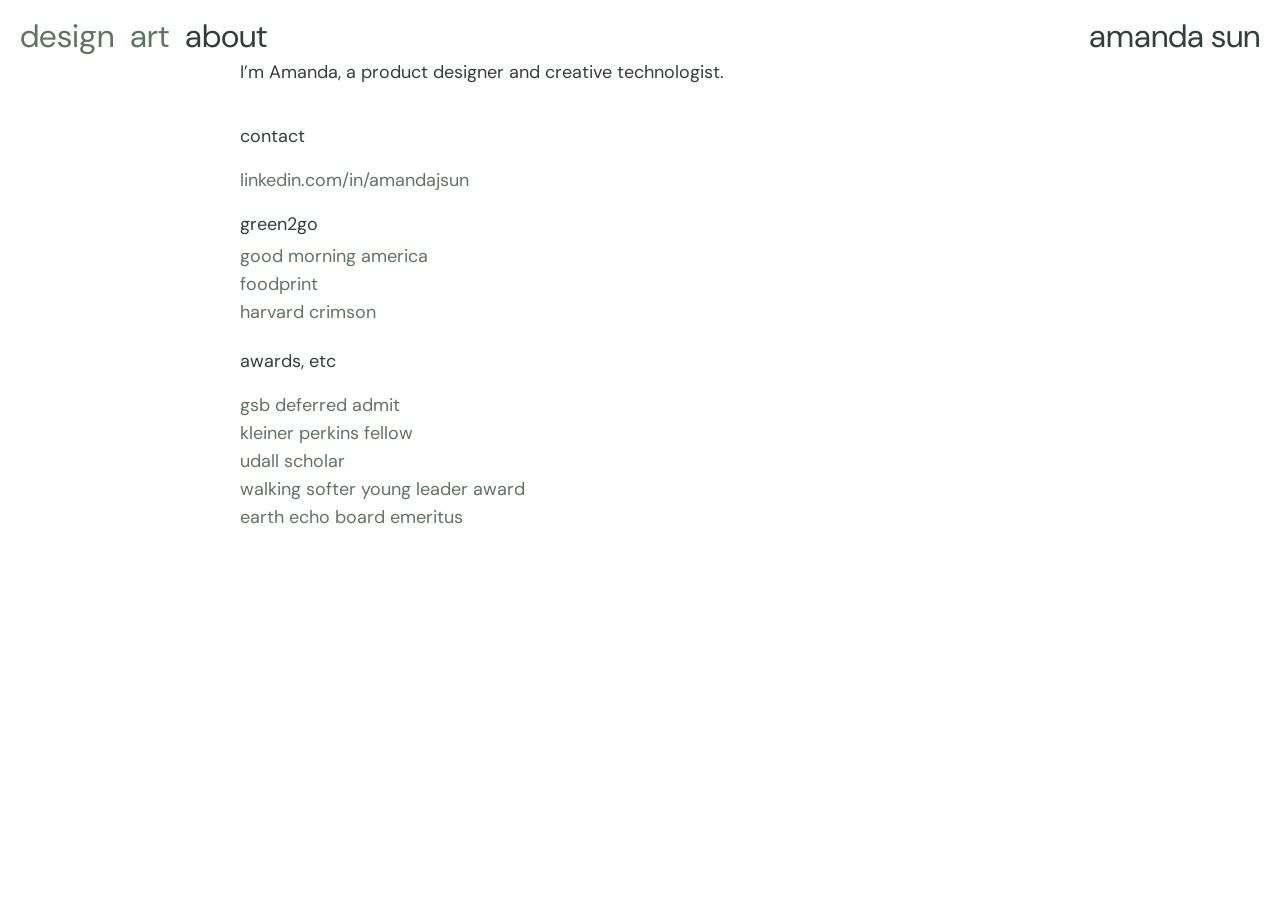
<file: climatepress/index.html>
<!DOCTYPE html>
<html lang="en">
<head>
    <meta charset="UTF-8">
    <title>amanda sun</title>
    <!-- Old Squarespace address: forwards to the page that replaced it -->
    <meta http-equiv="refresh" content="0; url=../links.html">
    <link rel="canonical" href="../links.html">
</head>
<body>
    <a href="../links.html">This page has moved.</a>
</body>
</html>
</file>
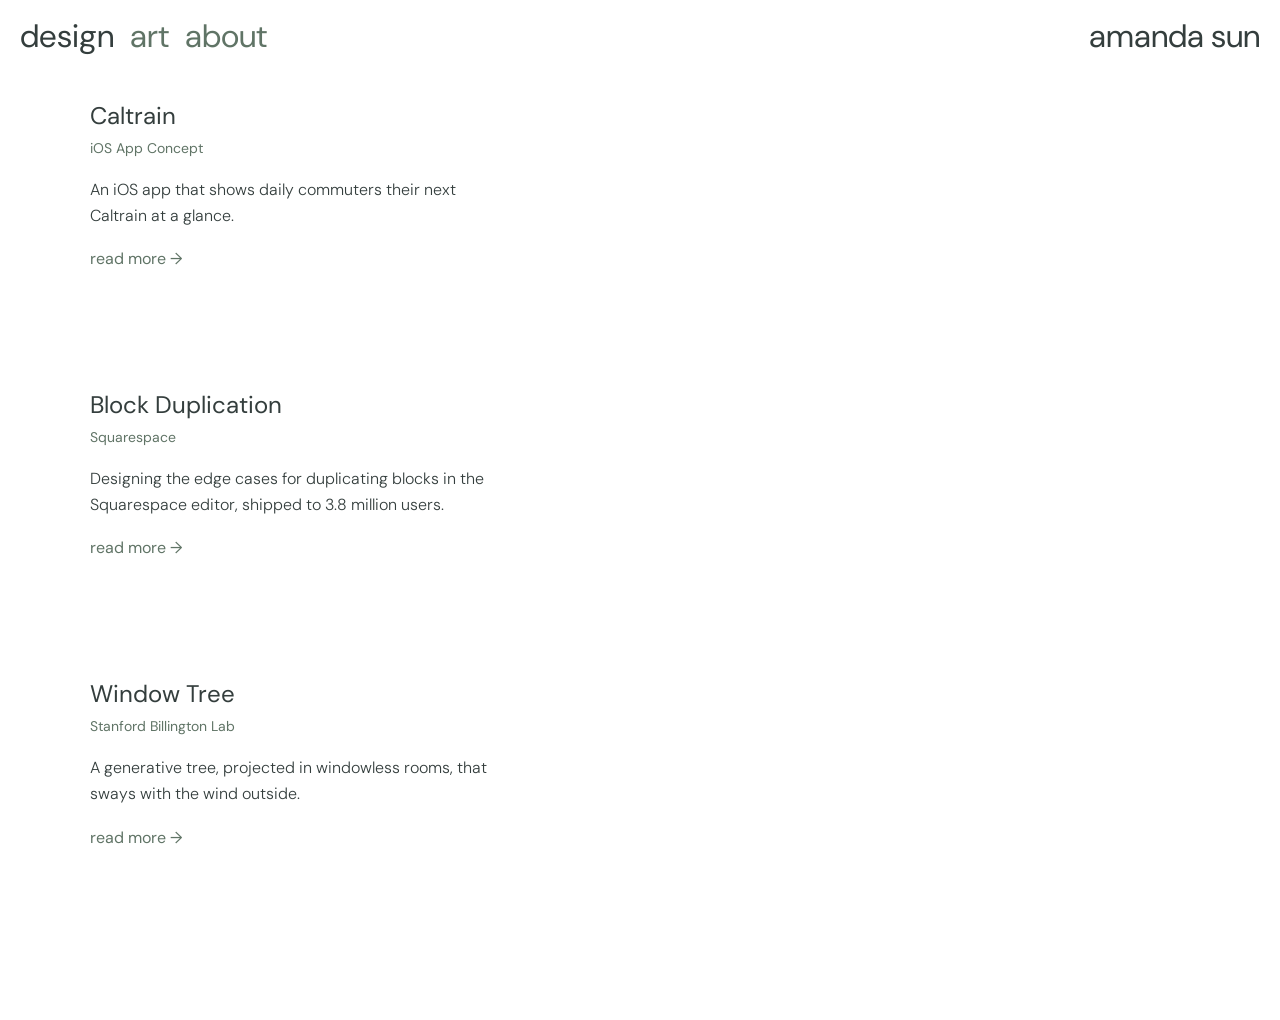
<file: code/index.html>
<!DOCTYPE html>
<html lang="en">
<head>
    <meta charset="UTF-8">
    <title>amanda sun</title>
    <!-- Old Squarespace address: forwards to the page that replaced it -->
    <meta http-equiv="refresh" content="0; url=../ux.html">
    <link rel="canonical" href="../ux.html">
</head>
<body>
    <a href="../ux.html">This page has moved.</a>
</body>
</html>
</file>
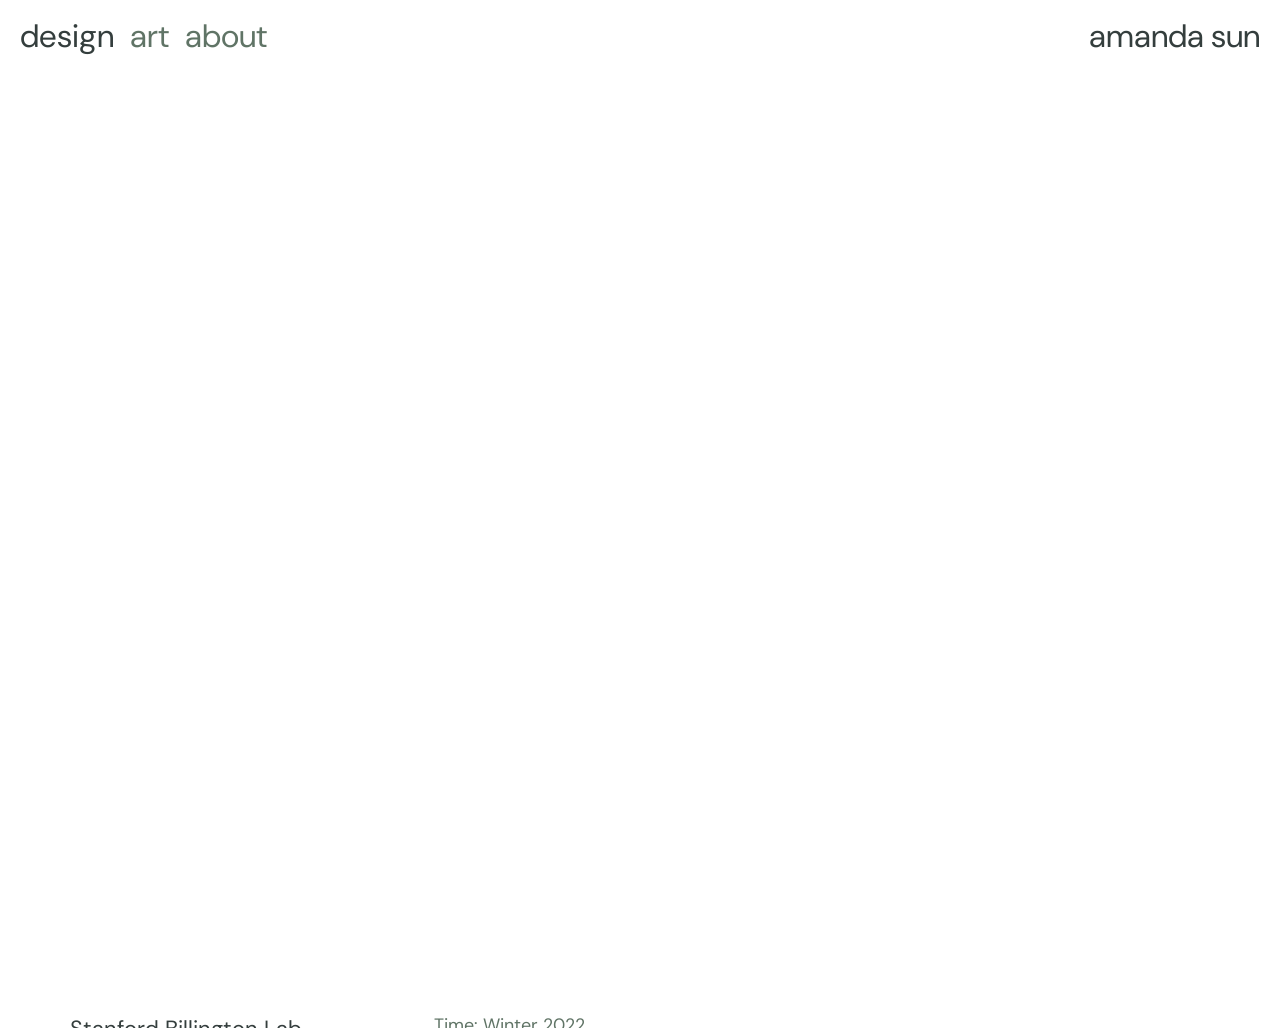
<file: code/billington/index.html>
<!DOCTYPE html>
<html lang="en">
<head>
    <meta charset="UTF-8">
    <title>amanda sun</title>
    <!-- Old Squarespace address: forwards to the page that replaced it -->
    <meta http-equiv="refresh" content="0; url=../../billington.html">
    <link rel="canonical" href="../../billington.html">
</head>
<body>
    <a href="../../billington.html">This page has moved.</a>
</body>
</html>
</file>
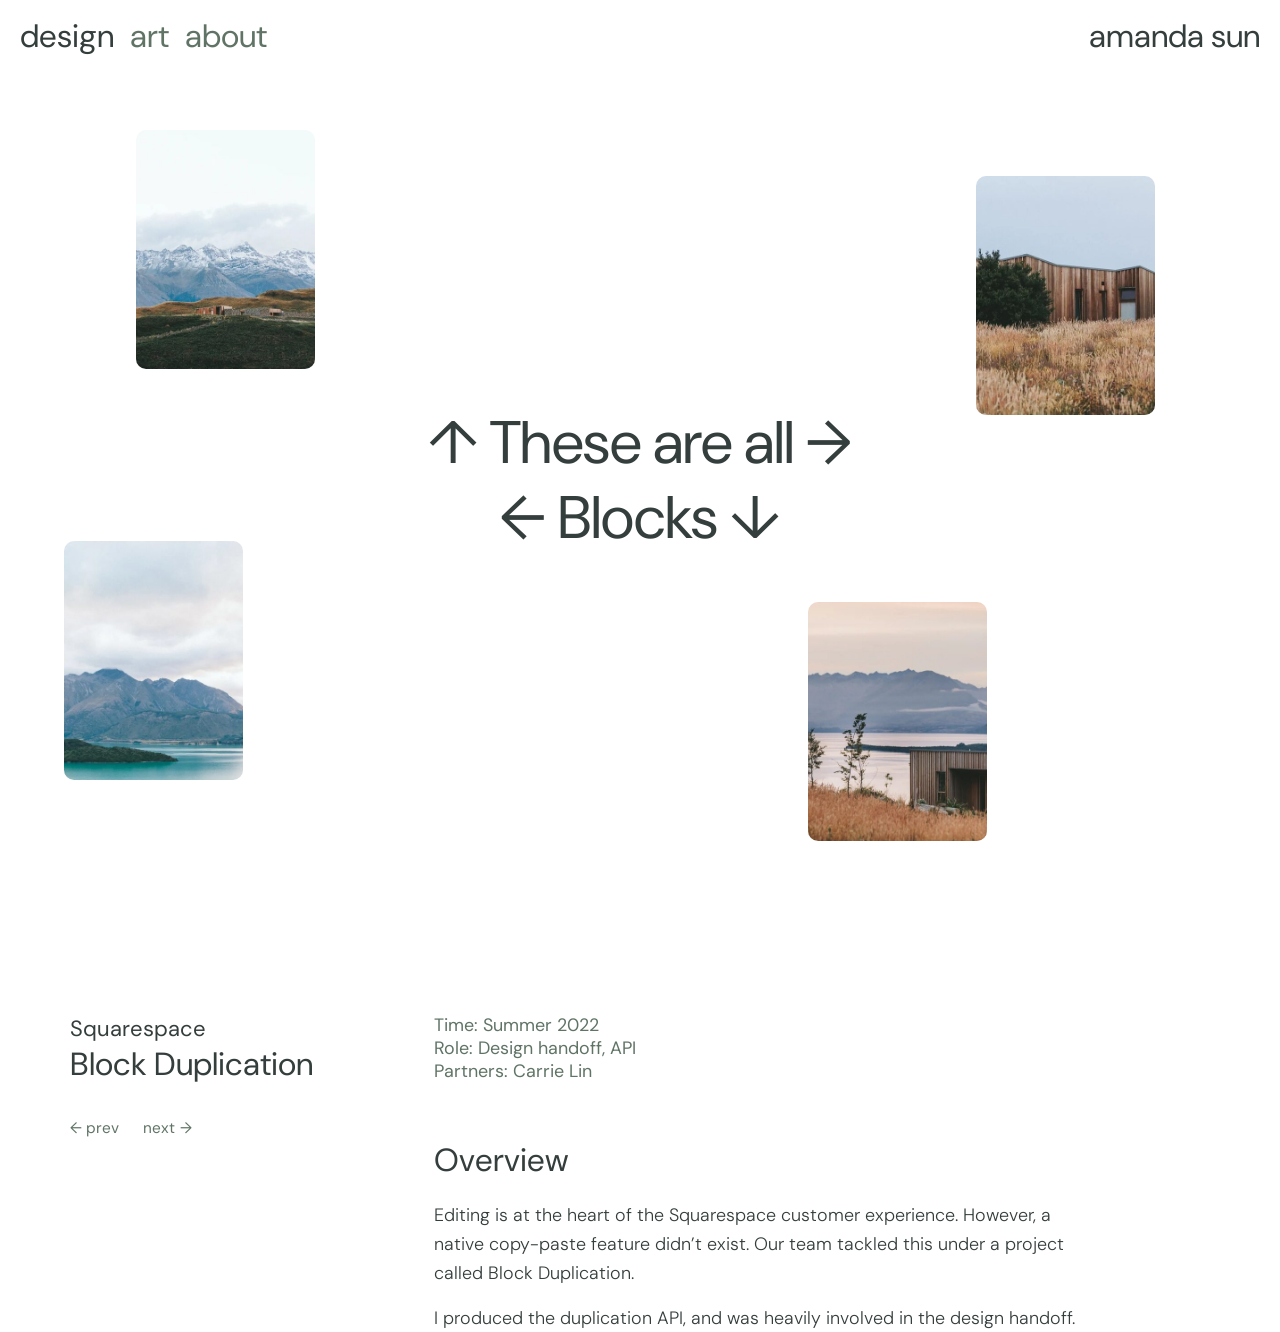
<file: code/squarespace/index.html>
<!DOCTYPE html>
<html lang="en">
<head>
    <meta charset="UTF-8">
    <title>amanda sun</title>
    <!-- Old Squarespace address: forwards to the page that replaced it -->
    <meta http-equiv="refresh" content="0; url=../../squarespace.html">
    <link rel="canonical" href="../../squarespace.html">
</head>
<body>
    <a href="../../squarespace.html">This page has moved.</a>
</body>
</html>
</file>
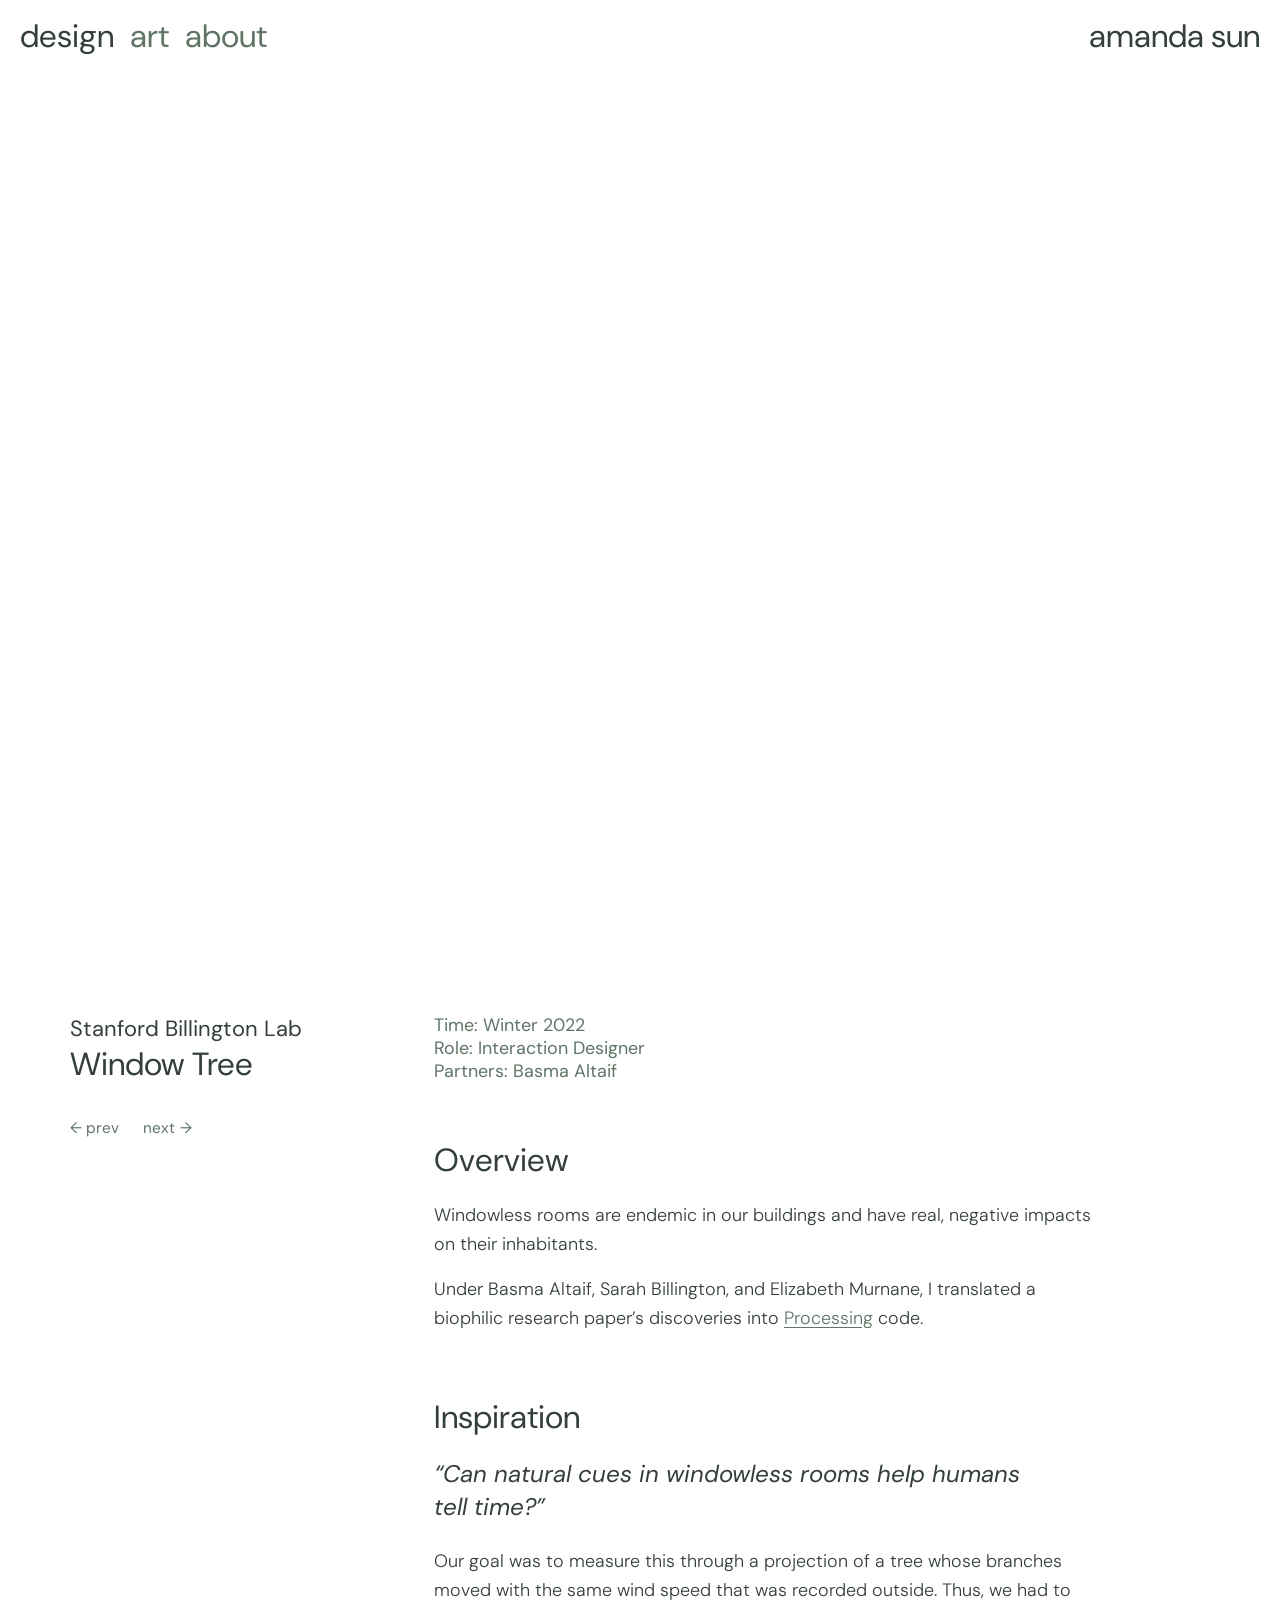
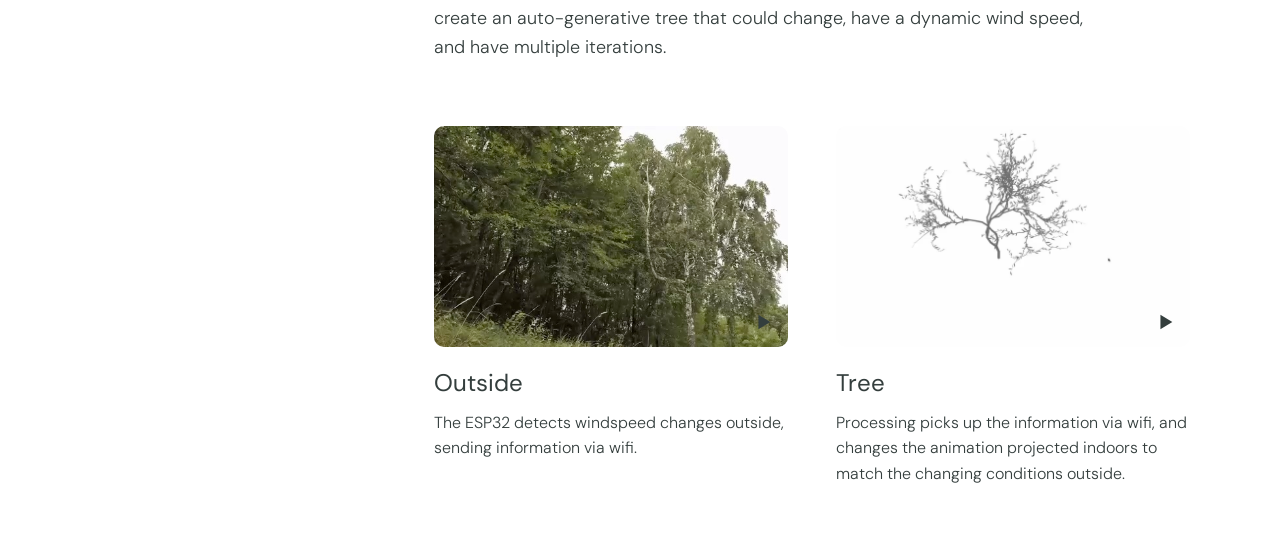
<file: billington.html>
<!DOCTYPE html>
<html lang="en">
<head>
    <meta charset="UTF-8">
    <meta name="viewport" content="width=device-width, initial-scale=1.0">
    <title>Window Tree — amanda sun</title>
    <meta name="description" content="A generative tree, projected in windowless rooms, that sways with the wind outside.">
    <link rel="canonical" href="https://byamandasun.com/billington.html">
    <link rel="icon" href="favicon.svg" type="image/svg+xml">
    <link rel="apple-touch-icon" href="apple-touch-icon.png">
    <!-- Sharing preview -->
    <meta property="og:type" content="website">
    <meta property="og:site_name" content="amanda sun">
    <meta property="og:title" content="Window Tree — Amanda Sun">
    <meta property="og:description" content="A generative tree, projected in windowless rooms, that sways with the wind outside.">
    <meta property="og:url" content="https://byamandasun.com/billington.html">
    <meta property="og:image" content="https://byamandasun.com/imgs/share/window-tree.jpg">
    <meta property="og:image:width" content="1200">
    <meta property="og:image:height" content="630">
    <meta name="twitter:card" content="summary_large_image">
    <link rel="preconnect" href="https://fonts.googleapis.com">
    <link rel="preconnect" href="https://fonts.gstatic.com" crossorigin>
    <link href="https://fonts.googleapis.com/css2?family=DM+Sans:ital,opsz,wght@0,9..40,100..1000;1,9..40,100..1000&display=swap" rel="stylesheet">
    <link rel="stylesheet" href="styles.css">
    <link rel="stylesheet" href="project.css">
    <script src="site.js" defer></script>
    <script src="project.js" defer></script>
    <style>
        /* Opening: the tree grows first, in the shared opening box (project.css).
           It stays pinned while the page scrolls up over it, fading
           (--fade, set by the script below) so the text on top stays readable */
        .tree-opening {
            position: sticky;
            top: 100px;
            z-index: 0;
            opacity: var(--fade, 1);
            pointer-events: none;
        }

        /* The video's background is slightly off white, so its edges fade out
           to hide the box */
        .opening-tree {
            height: 100%;
            max-width: 100%;
            aspect-ratio: 980 / 900;
            object-fit: contain;
            mask-image:
                linear-gradient(to right, transparent, black 6%, black 94%, transparent),
                linear-gradient(to bottom, transparent, black 6%, black 94%, transparent);
            mask-composite: intersect;
        }

        .tree-scroll > .project-layout {
            position: relative;
            z-index: 1;
        }

        /* First thing beside the title, so it starts level with it */
        .tree-intro > .details {
            margin-top: 0;
        }

        /* Real trees on the left, the generated tree on the right */
        .steps {
            list-style: none;
            display: grid;
            grid-template-columns: 1fr 1fr;
            gap: 48px;
            align-items: start;
        }

        .step {
            & video {
                aspect-ratio: 16 / 10;
                object-fit: cover;
            }

            & .clip {
                margin-bottom: 20px;
            }
        }

        .step-name {
            font-size: clamp(16px, 2vw, 24px);
            margin-bottom: 12px;
        }

        .step-description {
            font-size: clamp(13px, 1.3vw, 16px);
            font-weight: 300;
            line-height: 1.6;
            text-wrap: pretty;
        }

        @media (max-width: 768px) {
            .steps { grid-template-columns: 1fr; gap: 56px; }
        }
    </style>
</head>
<body>
    <a class="skip-link" href="#main">skip to content</a>

    <!-- Navigation Pane -->
    <nav id="nav-pane" aria-label="pages">
        <a href="ux.html" class="nav-item active" data-key="2" aria-keyshortcuts="2">design</a>
        <a href="canvas.html" class="nav-item" data-key="3" aria-keyshortcuts="3">art</a>
        <a href="links.html" class="nav-item" data-key="4" aria-keyshortcuts="4">about</a>
    </nav>

    <!-- Signature -->
    <div id="signature"><a href="wind.html" class="nav-item" data-key="1" aria-label="amanda sun: home" aria-keyshortcuts="1">amanda sun</a></div>

    <main id="main" tabindex="-1">
        <div class="tree-scroll">
        <div class="tree-opening project-opening container">
            <!-- Loops like a GIF: no pause button (click still pauses) -->
            <video class="opening-tree" src="imgs/billington/tree-growing.mp4" autoplay loop muted playsinline data-no-pause-button
                   aria-label="a generative tree growing branches and leaves, then swaying"></video>
        </div>

        <div class="project-layout">
        <header class="hero project-rail">
            <p class="dateline">Stanford Billington Lab</p>
            <h1>Window Tree</h1>
            <div class="project-links">
                <a class="text-link prev-link" href="squarespace.html" aria-label="previous project"><span><span class="prev-arrow">←</span> prev</span></a>
                <a class="text-link next-link" href="caltrain.html" aria-label="next project"><span>next</span> <span>→</span></a>
            </div>
        </header>

        <div class="project-body">
        <div class="tree-intro">
            <dl class="details">
                <div>
                    <dt>Time:</dt>
                    <dd>Winter 2022</dd>
                </div>
                <div>
                    <dt>Role:</dt>
                    <dd>Interaction Designer</dd>
                </div>
                <div>
                    <dt>Partners:</dt>
                    <dd>Basma Altaif</dd>
                </div>
            </dl>
            <section class="prose">
                <h2>Overview</h2>
                <p>Windowless rooms are endemic in our buildings and have real, negative impacts on their inhabitants.</p>
                <p>Under Basma Altaif, Sarah Billington, and Elizabeth Murnane, I translated a biophilic research paper’s discoveries into <a class="text-link" href="https://processing.org" target="_blank">Processing<span class="visually-hidden"> (opens in a new tab)</span></a> code.</p>
            </section>

        <section class="prose">
            <h2>Inspiration</h2>
            <blockquote class="quote">“Can natural cues in windowless rooms help humans tell time?”</blockquote>
            <p>Our goal was to measure this through a projection of a tree whose branches moved with the same wind speed that was recorded outside. Thus, we had to create an auto-generative tree that could change, have a dynamic wind speed, and have multiple iterations.</p>
        </section>
        </div>

        <ol class="steps">
            <li class="step">
                <video src="imgs/billington/outside-trees.mp4" poster="imgs/billington/outside-trees-poster.jpg" loop muted playsinline preload="metadata" data-no-pause-button data-hover-play
                       aria-label="trees outside moving in the wind"></video>
                <h2 class="step-name">Outside</h2>
                <p class="step-description">The ESP32 detects windspeed changes outside, sending information via wifi.</p>
            </li>
            <li class="step">
                <video src="imgs/billington/tree-wind.mp4" poster="imgs/billington/tree-wind-poster.jpg" loop muted playsinline preload="metadata" data-no-pause-button data-hover-play
                       aria-label="the generative tree swaying as the wind changes"></video>
                <h2 class="step-name">Tree</h2>
                <p class="step-description">Processing picks up the information via wifi, and changes the animation projected indoors to match the changing conditions outside.</p>
            </li>
        </ol>
        </div>
        </div>
        </div>
    </main>

    <script>
        // The opening tree fades as the page scrolls over it, down to a faint
        // backdrop by the time it's a screen's height up
        (() => {
            const opening = document.querySelector('.tree-opening');
            const update = () => {
                const progress = Math.min(Math.max(window.scrollY / opening.offsetHeight, 0), 1);
                opening.style.setProperty('--fade', String(1 - progress * 0.85));
            };
            window.addEventListener('scroll', update, { passive: true });
            update();
        })();
    </script>
</body>
</html>
</file>
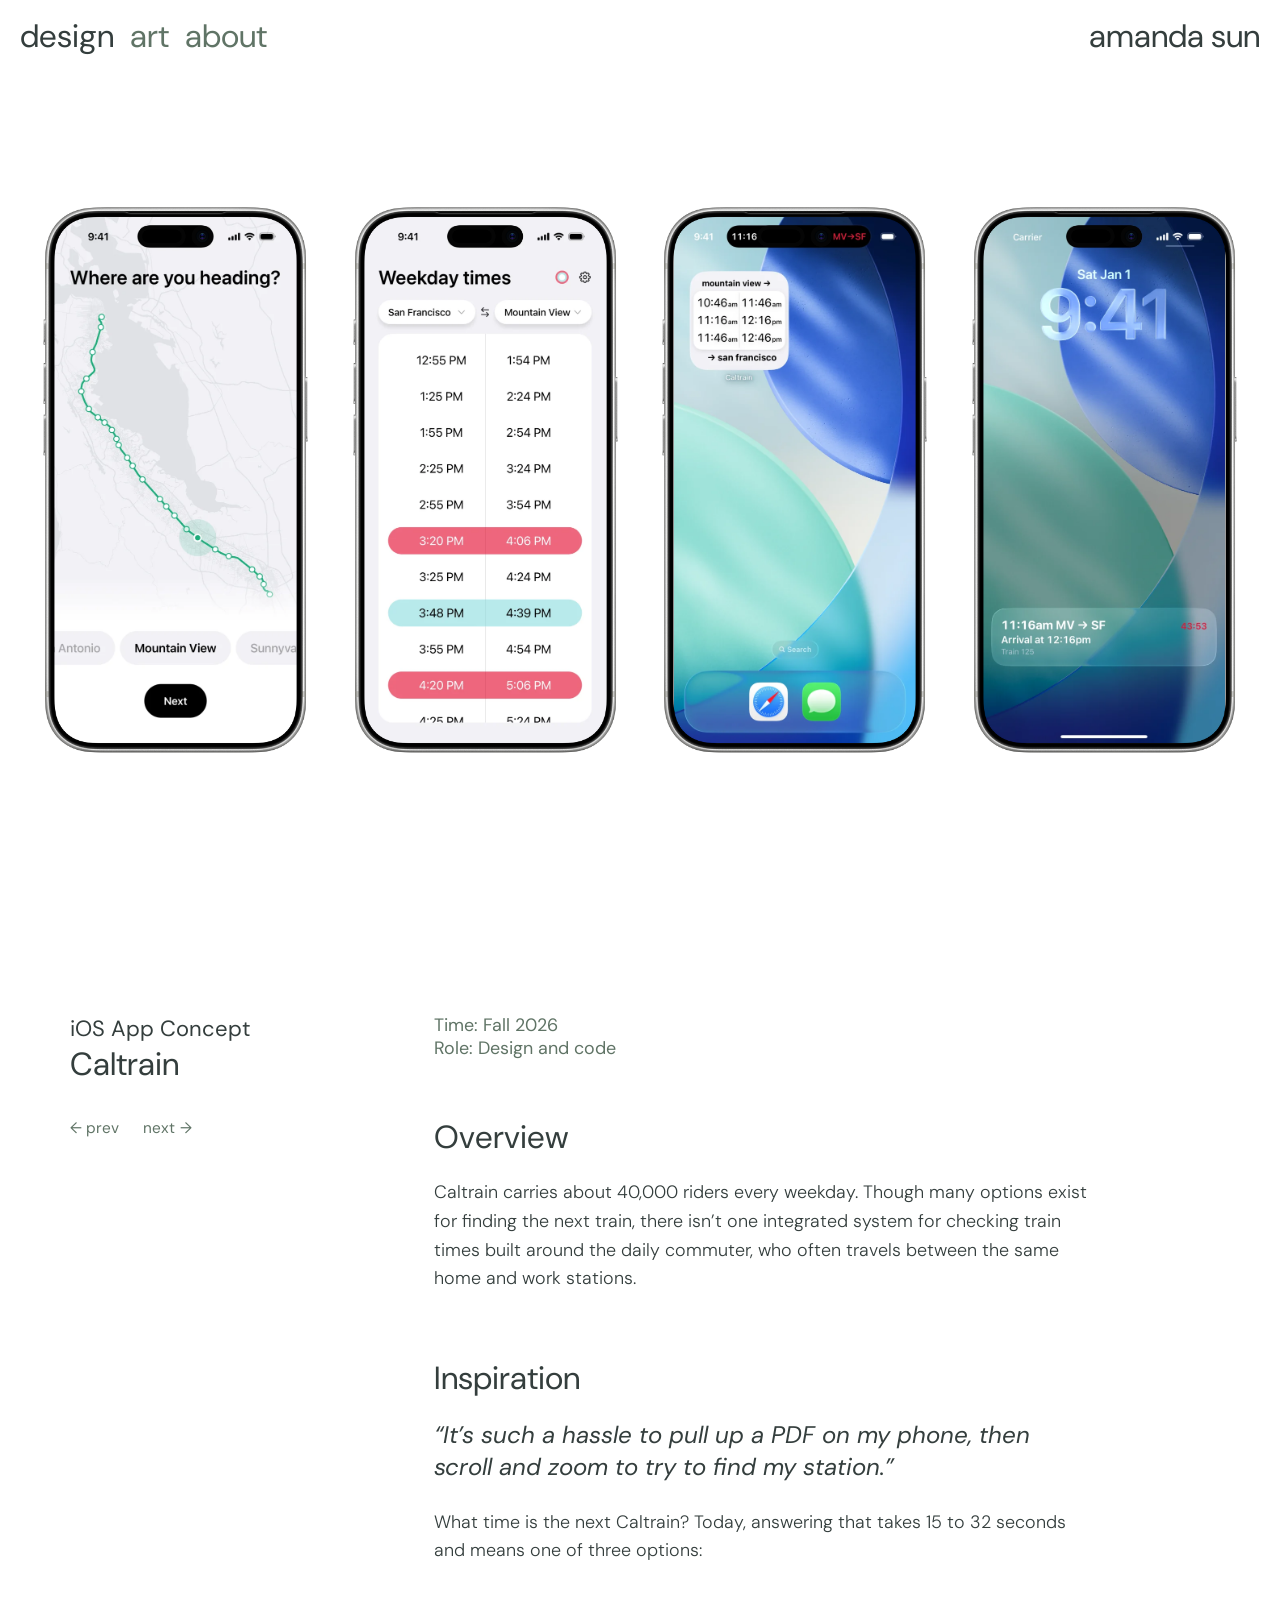
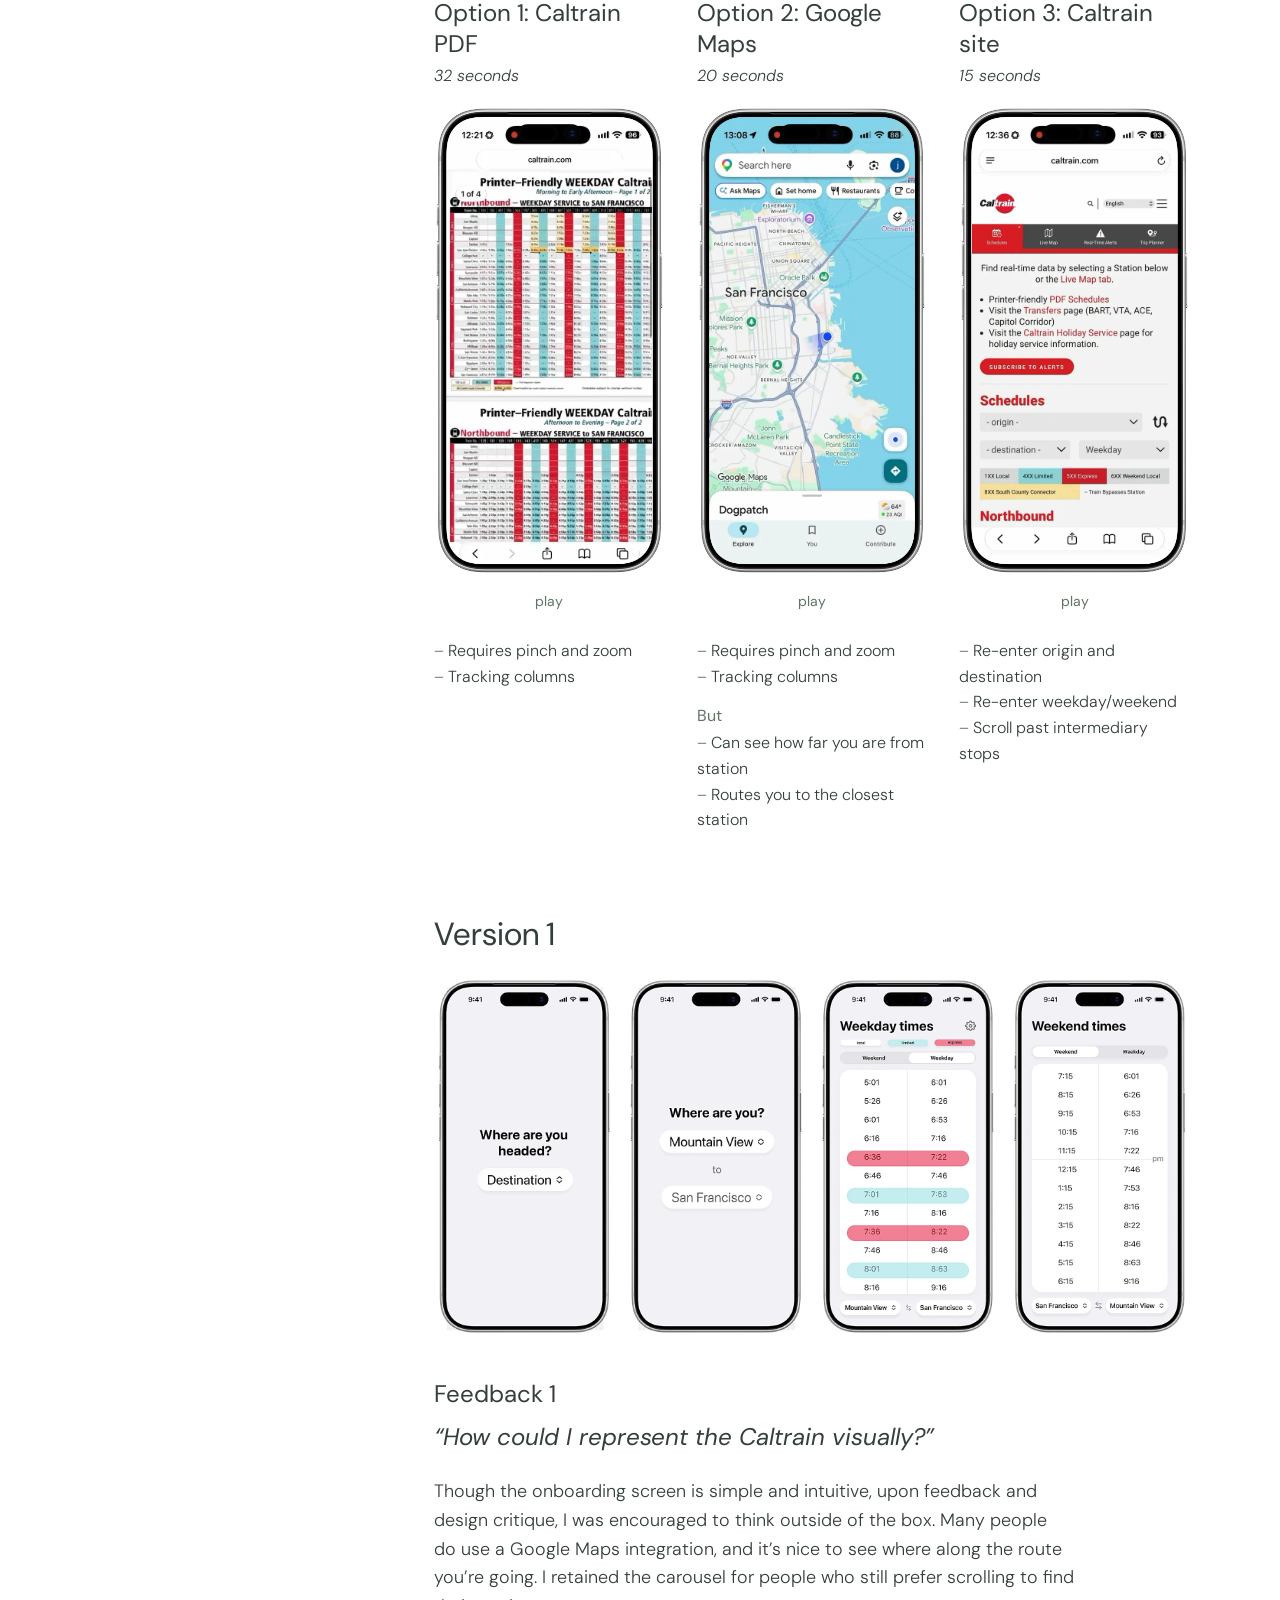
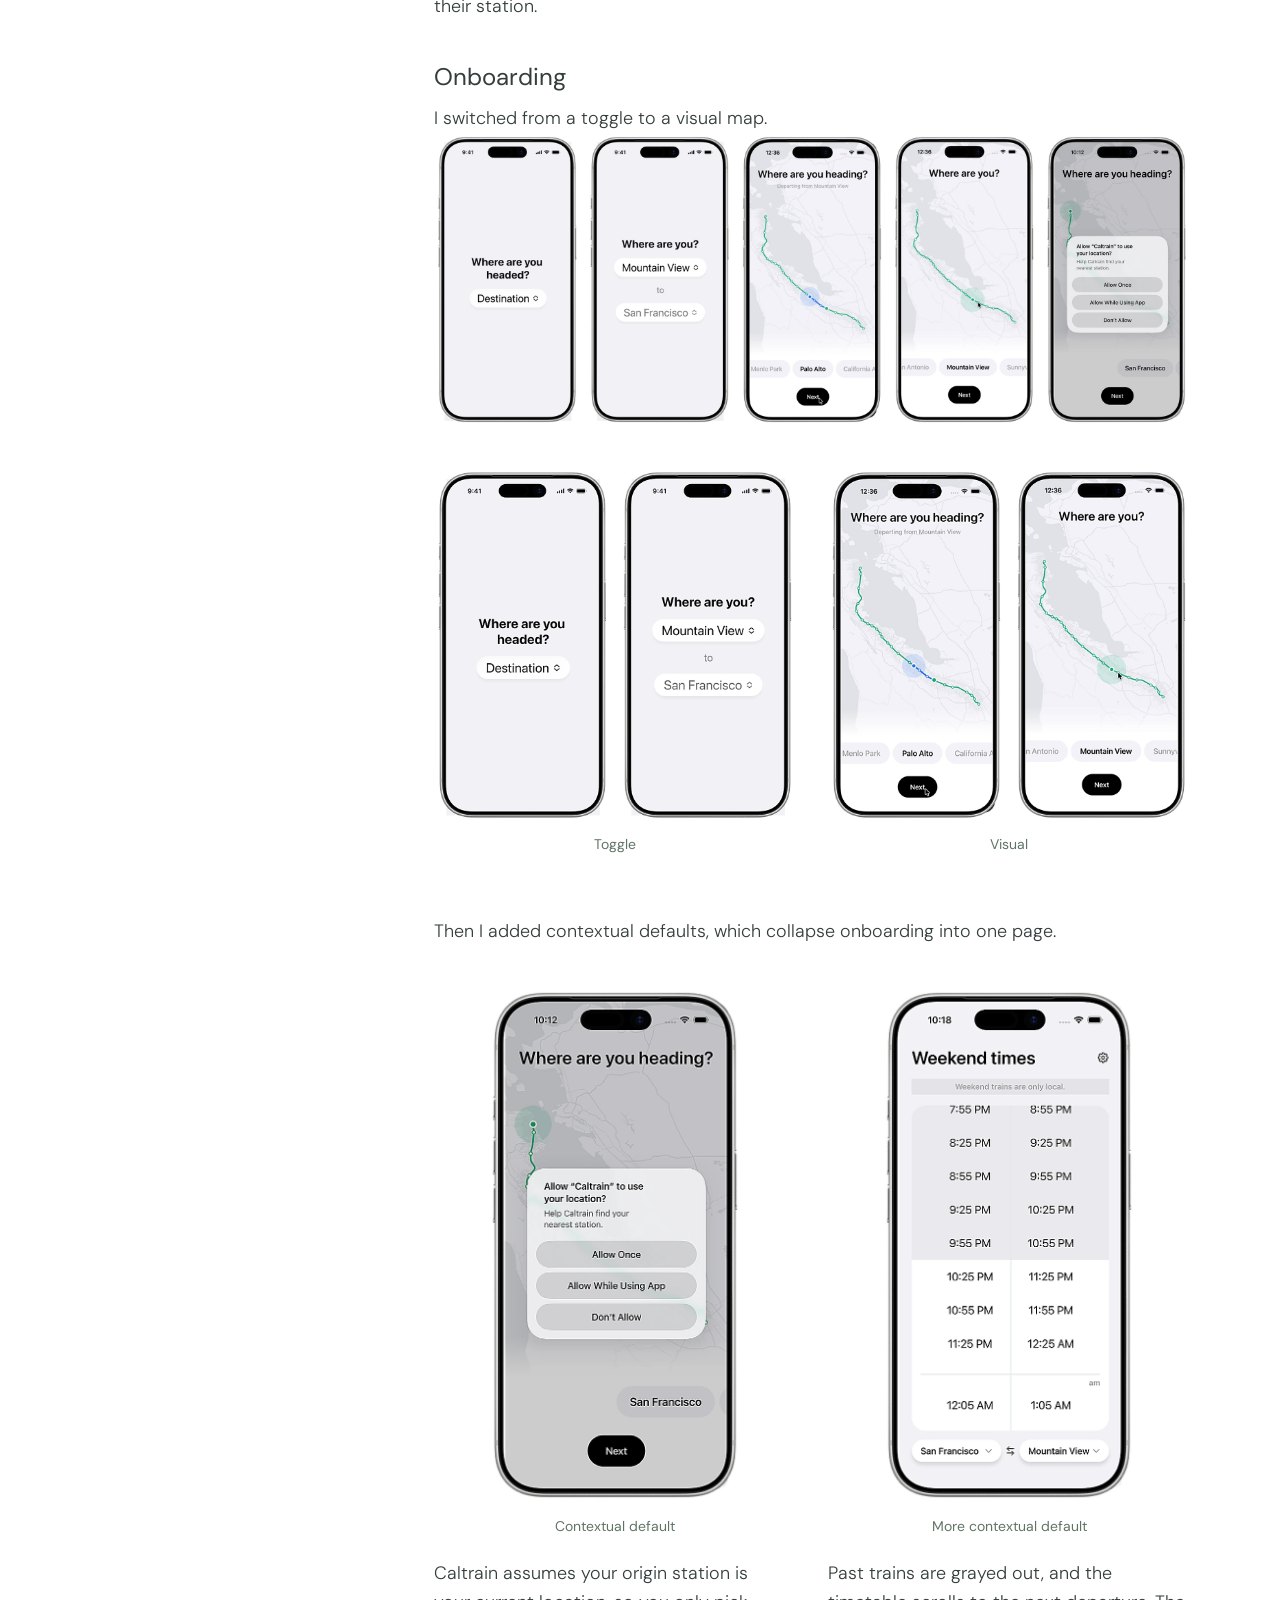
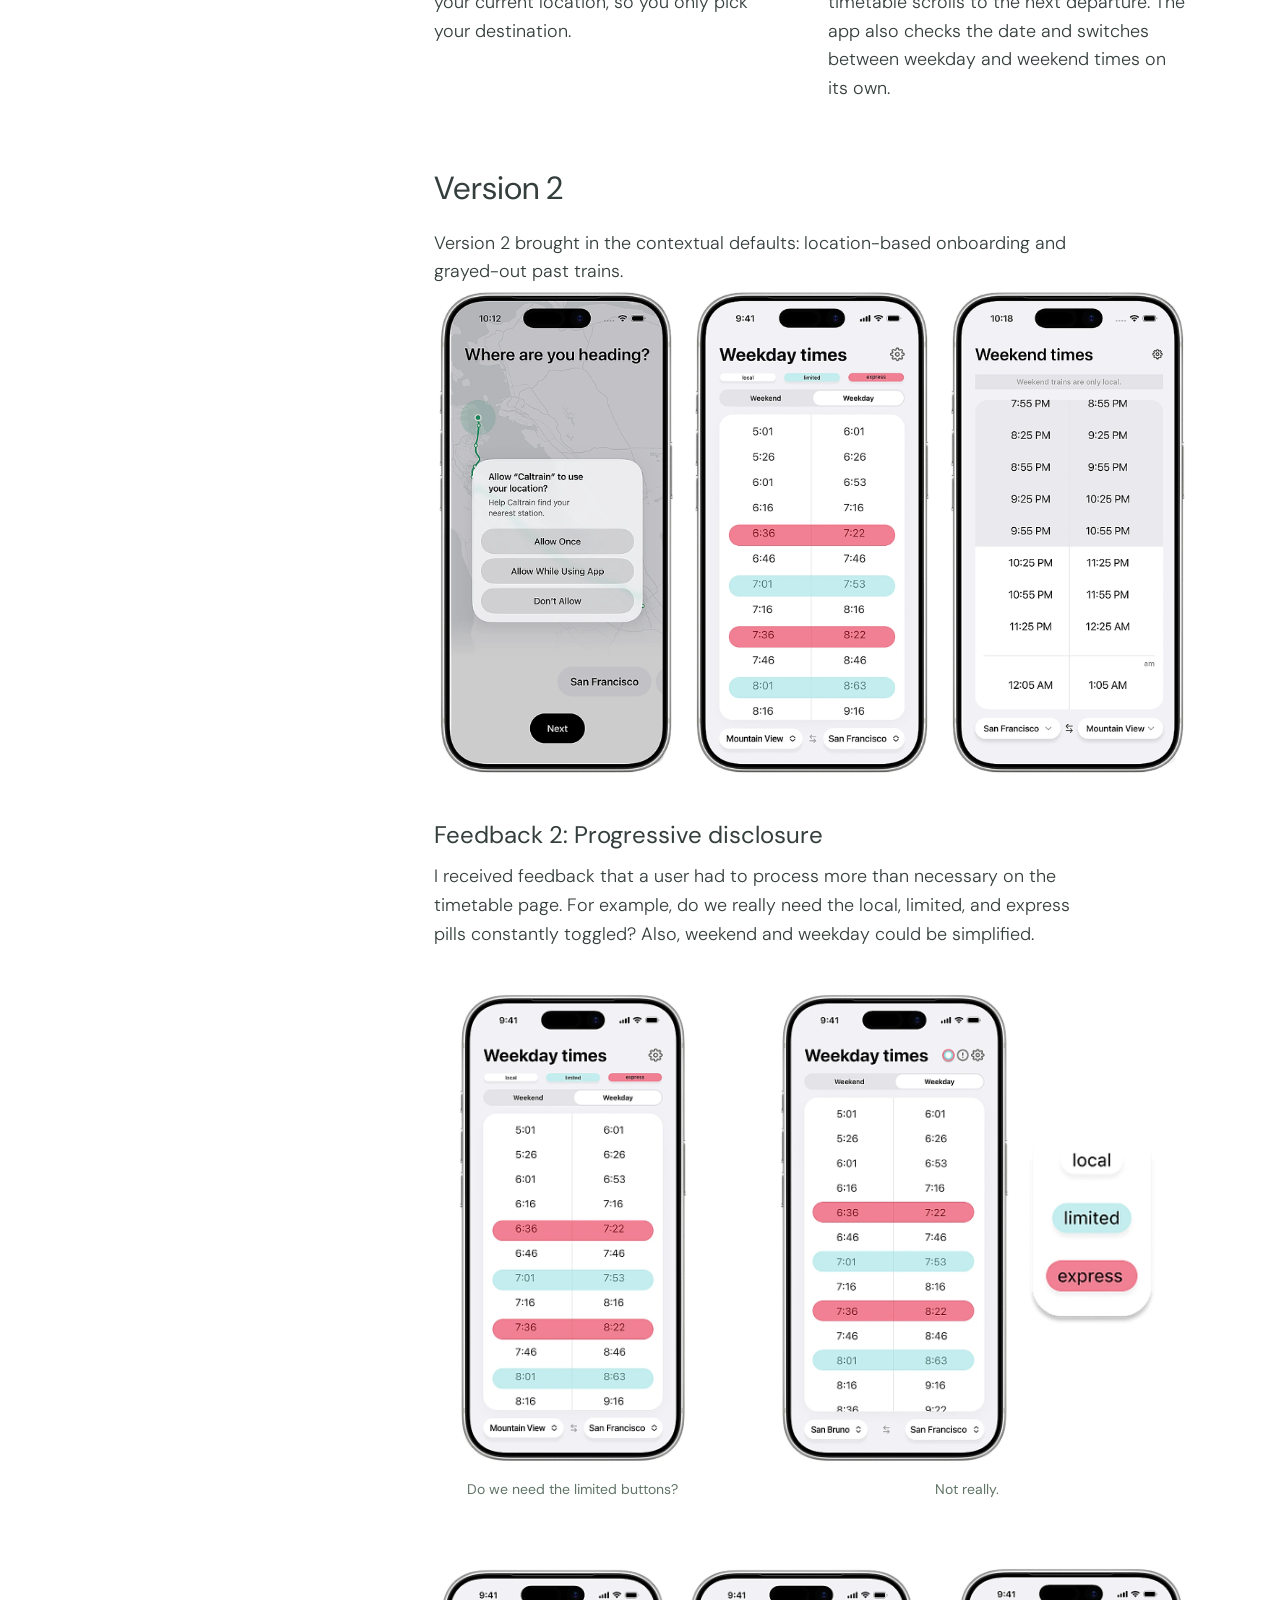
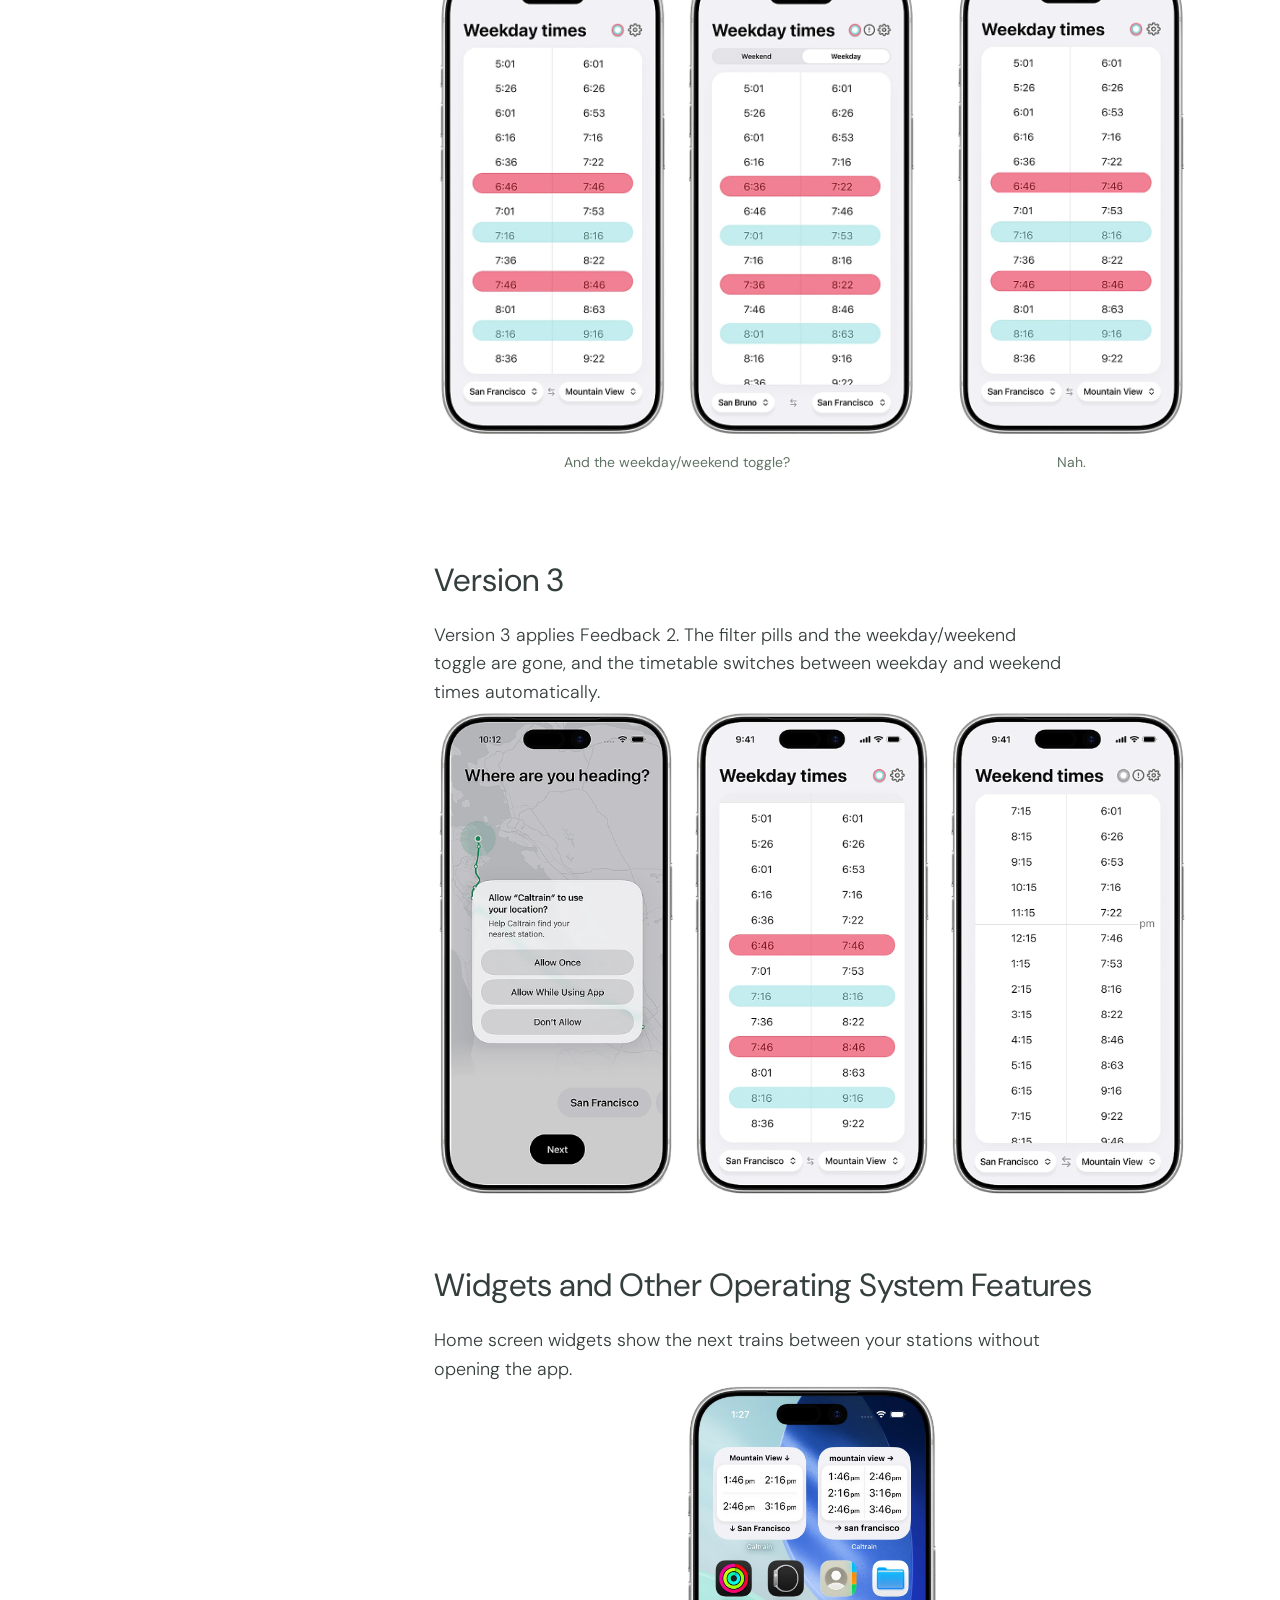
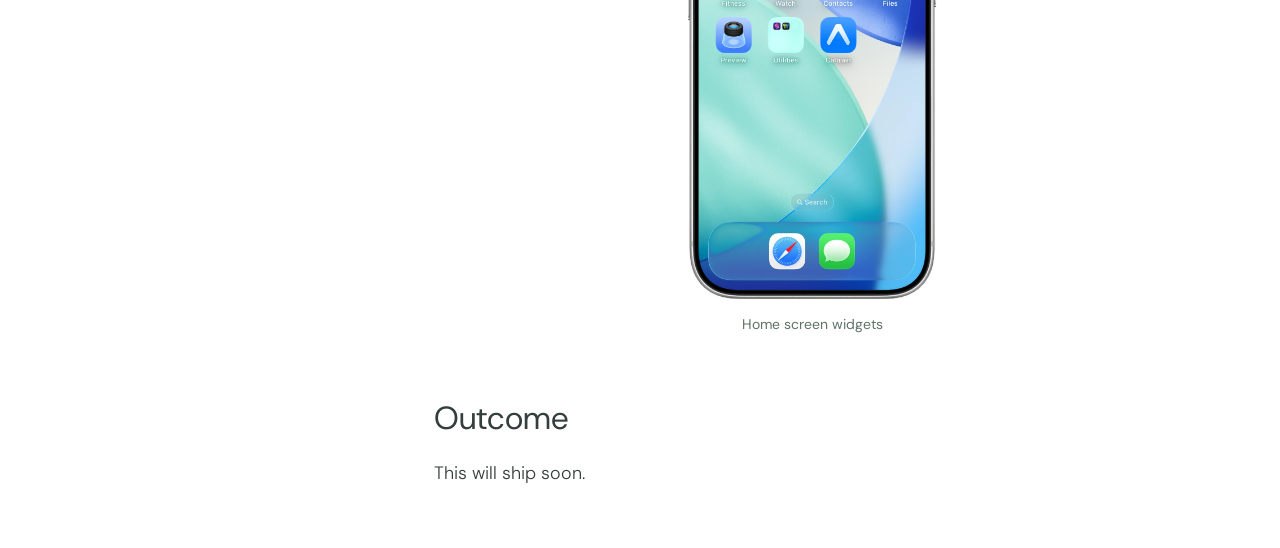
<file: caltrain.html>
<!DOCTYPE html>
<html lang="en">
<head>
    <meta charset="UTF-8">
    <meta name="viewport" content="width=device-width, initial-scale=1.0">
    <!-- Generated by tools/build-caltrain.py from private/caltrain/content.html; edit that instead -->
    <title>Caltrain — amanda sun</title>
    <meta name="description" content="An iOS app that shows daily commuters their next Caltrain at a glance.">
    <link rel="canonical" href="https://byamandasun.com/caltrain.html">
    <link rel="icon" href="favicon.svg" type="image/svg+xml">
    <link rel="apple-touch-icon" href="apple-touch-icon.png">
    <!-- Sharing preview -->
    <meta property="og:type" content="website">
    <meta property="og:site_name" content="amanda sun">
    <meta property="og:title" content="Caltrain — Amanda Sun">
    <meta property="og:description" content="An iOS app that shows daily commuters their next Caltrain at a glance.">
    <meta property="og:url" content="https://byamandasun.com/caltrain.html">
    <meta property="og:image" content="https://byamandasun.com/imgs/share/caltrain.jpg">
    <meta property="og:image:width" content="1200">
    <meta property="og:image:height" content="630">
    <meta name="twitter:card" content="summary_large_image">
    <link rel="preconnect" href="https://fonts.googleapis.com">
    <link rel="preconnect" href="https://fonts.gstatic.com" crossorigin>
    <link href="https://fonts.googleapis.com/css2?family=DM+Sans:ital,opsz,wght@0,9..40,100..1000;1,9..40,100..1000&display=swap" rel="stylesheet">
    <link rel="stylesheet" href="styles.css">
    <link rel="stylesheet" href="project.css">
    <script src="site.js" defer></script>
    <script src="project.js" defer></script>
</head>
<body>
    <a class="skip-link" href="#main">skip to content</a>

    <!-- Navigation Pane -->
    <nav id="nav-pane" aria-label="pages">
        <a href="ux.html" class="nav-item active" data-key="2" aria-keyshortcuts="2">design</a>
        <a href="canvas.html" class="nav-item" data-key="3" aria-keyshortcuts="3">art</a>
        <a href="links.html" class="nav-item" data-key="4" aria-keyshortcuts="4">about</a>
    </nav>

    <!-- Signature -->
    <div id="signature"><a href="wind.html" class="nav-item" data-key="1" aria-label="amanda sun: home" aria-keyshortcuts="1">amanda sun</a></div>

    <main id="main" tabindex="-1">
<div class="case">
    
    <div class="caltrain-opening project-opening container">
        <div class="opening-phone">
            <img class="screen" src="imgs/caltrain/opening-onboarding.webp" alt="the caltrain app's onboarding: a map of the caltrain line asking where are you heading, with mountain view selected">
            <img class="bezel" src="imgs/caltrain/bezel.png" loading="lazy" alt="">
        </div>
        <div class="opening-phone">
            <img class="screen" src="imgs/caltrain/opening-timetable.webp" loading="lazy" alt="the caltrain app showing weekday times from san francisco to mountain view, with limited and express trains highlighted">
            <img class="bezel" src="imgs/caltrain/bezel.png" loading="lazy" alt="">
        </div>
        <div class="opening-phone">
            <img class="screen" src="imgs/caltrain/opening-homewidget.webp" loading="lazy" alt="iphone home screen with a caltrain widget listing the next trains from mountain view to san francisco, and the dynamic island showing the 11:16 train">
            <img class="bezel" src="imgs/caltrain/bezel.png" loading="lazy" alt="">
        </div>
        <div class="opening-phone">
            <img class="screen" src="imgs/caltrain/opening-lockscreen.webp" loading="lazy" alt="iphone lock screen with a caltrain live activity: the 11:16am train from mountain view to san francisco, arriving at 12:16pm, leaves in 43:53">
            <img class="bezel" src="imgs/caltrain/bezel.png" loading="lazy" alt="">
        </div>
    </div>

    <div class="project-layout">
    <header class="hero project-rail">
        <p class="dateline">iOS App Concept</p>
        <h1>Caltrain</h1>
        <div class="project-links">
            <a class="text-link prev-link" href="billington.html" aria-label="previous project"><span><span class="prev-arrow">←</span> prev</span></a>
            <a class="text-link next-link" href="squarespace.html" aria-label="next project"><span>next</span> <span>→</span></a>
        </div>
    </header>

    <div class="project-body">
        <dl class="details">
            <div>
                <dt>Time:</dt>
                <dd>Fall 2026</dd>
            </div>
            <div>
                <dt>Role:</dt>
                <dd>Design and code</dd>
            </div>
        </dl>
        <section class="prose">
            <h2>Overview</h2>
            <p>Caltrain carries about 40,000 riders every weekday. Though many options exist for finding the next train, there isn’t one integrated system for checking train times built around the daily commuter, who often travels between the same home and work stations.</p>
        </section>

    <section>
        <div class="prose lede">
            <h2>Inspiration</h2>
            <blockquote class="quote">“It’s such a hassle to pull up a PDF on my phone, then scroll and zoom to try to find my station.”</blockquote>
            <p>What time is the next Caltrain? Today, answering that takes 15 to 32 seconds and means one of three options:</p>
        </div>

        <div class="options">
            <div class="option">
                <div class="option-head">
                    <h3 class="option-name">Option 1: Caltrain PDF</h3>
                    <p class="option-time">32 seconds</p>
                </div>
                <div class="device-column">
                    <div class="device" data-video-frame>
                        <video aria-label="screen recording: scrolling and zooming the caltrain pdf timetable" src="imgs/caltrain/option-pdf.mp4" poster="imgs/caltrain/option-pdf-poster.webp" preload="none" loop muted playsinline></video>
                        <img class="bezel" src="imgs/caltrain/bezel.png" loading="lazy" alt="">
                    </div>
                </div>
                <div class="option-text">
                    <ul>
                        <li>Requires pinch and zoom</li>
                        <li>Tracking columns</li>
                    </ul>
                </div>
            </div>
            <div class="option">
                <div class="option-head">
                    <h3 class="option-name">Option 2: Google Maps</h3>
                    <p class="option-time">20 seconds</p>
                </div>
                <div class="device-column">
                    <div class="device" data-video-frame>
                        <video aria-label="screen recording: looking up the next train in google maps" src="imgs/caltrain/option-maps.mp4" poster="imgs/caltrain/option-maps-poster.webp" preload="none" loop muted playsinline></video>
                        <img class="bezel" src="imgs/caltrain/bezel.png" loading="lazy" alt="">
                    </div>
                </div>
                <div class="option-text">
                    <ul>
                        <li>Requires pinch and zoom</li>
                        <li>Tracking columns</li>
                    </ul>
                    <div class="option-but">But</div>
                    <ul>
                        <li>Can see how far you are from station</li>
                        <li>Routes you to the closest station</li>
                    </ul>
                </div>
            </div>
            <div class="option">
                <div class="option-head">
                    <h3 class="option-name">Option 3: Caltrain site</h3>
                    <p class="option-time">15 seconds</p>
                </div>
                <div class="device-column">
                    <div class="device" data-video-frame>
                        <video aria-label="screen recording: choosing stations on the caltrain website" src="imgs/caltrain/option-site.mp4" poster="imgs/caltrain/option-site-poster.webp" preload="none" loop muted playsinline></video>
                        <img class="bezel" src="imgs/caltrain/bezel.png" loading="lazy" alt="">
                    </div>
                </div>
                <div class="option-text">
                    <ul>
                        <li>Re-enter origin and destination</li>
                        <li>Re-enter weekday/weekend</li>
                        <li>Scroll past intermediary stops</li>
                    </ul>
                </div>
            </div>
        </div>
    </section>

    <section>
        <div class="prose">
            <h2>Version 1</h2>
        </div>
        <figure><img src="imgs/caltrain/v1-screens.webp" loading="lazy" alt="version 1 screens"></figure>

        <div class="prose">
            <h3>Feedback 1</h3>
            <blockquote class="quote">“How could I represent the Caltrain visually?”</blockquote>
            <p>Though the onboarding screen is simple and intuitive, upon feedback and design critique, I was encouraged to think outside of the box. Many people do use a Google Maps integration, and it’s nice to see where along the route you’re going. I retained the carousel for people who still prefer scrolling to find their station.</p>
        </div>

        <div class="prose">
            <h3>Onboarding</h3>
            <p>I switched from a toggle to a visual map.</p>
        </div>
        <figure><img src="imgs/caltrain/onboarding.webp" loading="lazy" alt="onboarding flow"></figure>

        <div class="pair">
            <figure>
                <img src="imgs/caltrain/onboarding-toggle.webp" loading="lazy" alt="onboarding with toggles">
                <figcaption>Toggle</figcaption>
            </figure>
            <figure>
                <img src="imgs/caltrain/onboarding-visual.webp" loading="lazy" alt="onboarding with a map">
                <figcaption>Visual</figcaption>
            </figure>
        </div>

        <div class="prose step-note">
            <p>Then I added contextual defaults, which collapse onboarding into one page.</p>
        </div>

        <div class="pair with-text">
            <div class="prose">
                <figure>
                    <img class="phone" src="imgs/caltrain/contextual-default.webp" loading="lazy" alt="onboarding with location prompt">
                    <figcaption>Contextual default</figcaption>
                </figure>
                <p>Caltrain assumes your origin station is your current location, so you only pick your destination.</p>
            </div>
            <div class="prose">
                <figure>
                    <img class="phone" src="imgs/caltrain/more-contextual.webp" loading="lazy" alt="weekend times with past trains greyed out">
                    <figcaption>More contextual default</figcaption>
                </figure>
                <p>Past trains are grayed out, and the timetable scrolls to the next departure. The app also checks the date and switches between weekday and weekend times on its own.</p>
            </div>
        </div>
    </section>

    <section>
        <div class="prose">
            <h2>Version 2</h2>
            <p>Version 2 brought in the contextual defaults: location-based onboarding and grayed-out past trains.</p>
        </div>
        <figure><img src="imgs/caltrain/v2-screens.webp" loading="lazy" alt="version 2 screens"></figure>

        <div class="prose">
            <h3>Feedback 2: Progressive disclosure</h3>
            <p>I received feedback that a user had to process more than necessary on the timetable page. For example, do we really need the local, limited, and express pills constantly toggled? Also, weekend and weekday could be simplified.</p>
        </div>
        <div class="qa match-height" style="--cols: 526fr 846fr">
            <figure>
                <img class="phone" src="imgs/caltrain/pd-limited.webp" loading="lazy" alt="schedule with local, limited and express filter buttons">
                <figcaption>Do we need the limited buttons?</figcaption>
            </figure>
            <figure>
                <img src="imgs/caltrain/pd-limited-no.webp" loading="lazy" alt="filters moved into a popover">
                <figcaption>Not really.</figcaption>
            </figure>
        </div>
        <div class="qa match-height keep-row" style="--cols: 1017fr 497fr">
            <figure>
                <img src="imgs/caltrain/pd-toggle.webp" loading="lazy" alt="schedule with and without the weekday/weekend toggle">
                <figcaption>And the weekday/weekend toggle?</figcaption>
            </figure>
            <figure>
                <img class="phone" src="imgs/caltrain/pd-nah.webp" loading="lazy" alt="schedule without the toggle">
                <figcaption>Nah.</figcaption>
            </figure>
        </div>
    </section>

    <section>
        <div class="prose">
            <h2>Version 3</h2>
            <p>Version 3 applies Feedback 2. The filter pills and the weekday/weekend toggle are gone, and the timetable switches between weekday and weekend times automatically.</p>
        </div>
        <figure><img src="imgs/caltrain/v3-screens.webp" loading="lazy" alt="version 3 screens"></figure>
    </section>

    <section>
        <div class="prose">
            <h2>Widgets and Other Operating System Features</h2>
            <p>Home screen widgets show the next trains between your stations without opening the app.</p>
        </div>
        <figure>
            <img class="phone" src="imgs/caltrain/widget.webp" loading="lazy" alt="iphone home screen with two caltrain widgets showing the next train times from mountain view to san francisco">
            <figcaption>Home screen widgets</figcaption>
        </figure>
    </section>

    <section class="prose">
        <h2>Outcome</h2>
        <p>This will ship soon.</p>
    </section>
    </div>
    </div>
</div>
    </main>

<style>
    /* Caltrain's own layout. Shared styles come from project.css. */

    /* The pause control under each phone is plain text, with no outline */
    .device-column .video-toggle,
    .device-column .video-toggle:hover {
        border: none;
        background: none;
    }

    .case > :last-child {
        margin-bottom: 0;
    }

    /* The four phones sit side by side, as tall as the opening allows while
       all four still fit across it, and rise in one after the other as the
       page loads. On phones they wrap into a 2×2 grid instead. */
    .caltrain-opening {
        --gap: clamp(12px, 3vw, 48px);
        container-type: size;
        display: flex;
        justify-content: center;
        align-items: center;
        gap: var(--gap);
    }

    .opening-phone {
        position: relative;
        width: min(100cqh * 450 / 920, (100cqw - 3 * var(--gap)) / 4);
        aspect-ratio: 450 / 920;
        animation: phone-rise 0.9s cubic-bezier(0.2, 0.7, 0.2, 1) both;

        &:nth-child(2) { animation-delay: 0.1s; }
        &:nth-child(3) { animation-delay: 0.2s; }
        &:nth-child(4) { animation-delay: 0.3s; }

        & img {
            position: absolute;
            display: block;
        }

        /* Same screen inset as the .device phones further down */
        & .screen {
            left: 5.333%;
            top: 2.5%;
            width: 89.333%;
            height: 95%;
            object-fit: cover;
            border-radius: 13% / 6%;
        }

        & .bezel {
            inset: 0;
            width: 100%;
            height: 100%;
        }
    }

    @media (max-width: 768px) {
        .caltrain-opening {
            container-type: inline-size;
            height: auto;
            flex-wrap: wrap;
            gap: 24px 16px;
        }

        .opening-phone {
            width: min(170px, (100cqw - 16px) / 2);
        }
    }

    @keyframes phone-rise {
        from { opacity: 0; translate: 0 24px; }
    }

    @media (prefers-reduced-motion: reduce) {
        .opening-phone { animation: none; }
    }

    .lede {
        margin-bottom: 32px;
    }

    .case ul {
        list-style: none;
        margin-bottom: 16px;
    }

    .case li {
        font-size: clamp(13px, 1.3vw, 16px);
        font-weight: 300;
        line-height: 1.6;

        &::before {
            content: '– ';
            color: var(--accent);
        }
    }

    /* The options sit side by side: name and time above each phone, the
       description underneath. The rows are shared (subgrid), so the phones
       stay level even when a name wraps */
    .options {
        display: grid;
        grid-template-columns: repeat(3, minmax(0, 1fr));
        column-gap: 32px;
        align-items: start;
    }

    .option {
        display: grid;
        grid-row: span 3;
        grid-template-rows: subgrid;
        row-gap: 0;
    }

    .option-head {
        align-self: end;
        margin-bottom: 16px;

        & .option-name {
            font-size: clamp(16px, 2vw, 24px);
            margin-bottom: 4px;
        }
    }

    .option-text {
        margin-top: 24px;
    }

    .option-time {
        font-size: clamp(13px, 1.3vw, 16px);
        font-style: italic;
        font-weight: 300;
        line-height: 1.6;
    }

    .option-but {
        font-size: clamp(13px, 1.3vw, 16px);
        color: var(--accent);
        margin: 4px 0;
    }

    /* Bezel.png is 450×920 with a transparent 402×874 screen at (24, 23) */
    .device-column {
        display: flex;
        flex-direction: column;
        align-items: center;
        gap: 12px;
    }

    .device {
        position: relative;
        width: 100%;
        aspect-ratio: 450 / 920;
    }

    .device video {
        position: absolute;
        left: 5.333%;
        top: 2.5%;
        width: 89.333%;
        height: 95%;
        object-fit: cover;
        border-radius: 13% / 6%;
        background: #f2f2f0;
    }

    .device .bezel {
        position: absolute;
        inset: 0;
        width: 100%;
        height: 100%;
        pointer-events: none;
    }

    .case figure {
        margin: 0 0 24px;

        & img {
            width: 100%;
            height: auto;
            display: block;
        }

        & img.phone {
            width: auto;
            max-width: 100%;
            max-height: 520px;
            margin: 0 auto;
        }
    }

    .case figcaption {
        margin-top: 12px;
        font-size: var(--size-small);
        color: var(--accent);
        text-align: center;
    }

    .pair, .qa {
        display: grid;
        grid-template-columns: 1fr 1fr;
        gap: 32px;
        align-items: end;
        margin-top: 40px;
    }

    /* Same-height pair: both images come out the same height, so phones
       drawn at the same scale in each file come out the same size. --cols
       sizes each column by its image's width-to-height ratio, so filling
       the column width gives every image in the row the same height. */
    .qa.match-height {
        grid-template-columns: var(--cols);

        & img, & img.phone {
            width: 100%;
            max-width: none;
            height: auto;
            max-height: 480px;
            object-fit: contain;
            margin: 0;
        }
    }

    .step-note {
        margin-top: 40px;
    }

    .pair.with-text {
        align-items: start;

        & .prose {
            max-width: none;
        }
    }

    @media (max-width: 768px) {
        .options { grid-template-columns: 1fr; }
        .option + .option { margin-top: 64px; }
        .device { max-width: 300px; margin: 0 auto; }
        .pair, .qa { grid-template-columns: 1fr; gap: 24px; }
        .case figure img.phone { max-height: 440px; }
        .qa.match-height {
            grid-template-columns: 1fr;
            & img, & img.phone { max-height: 440px; }
        }
        /* Stacking would size these two very differently, so keep them side by side */
        .qa.match-height.keep-row { grid-template-columns: var(--cols); gap: 16px; }
    }
</style>
</body>
</html>
</file>
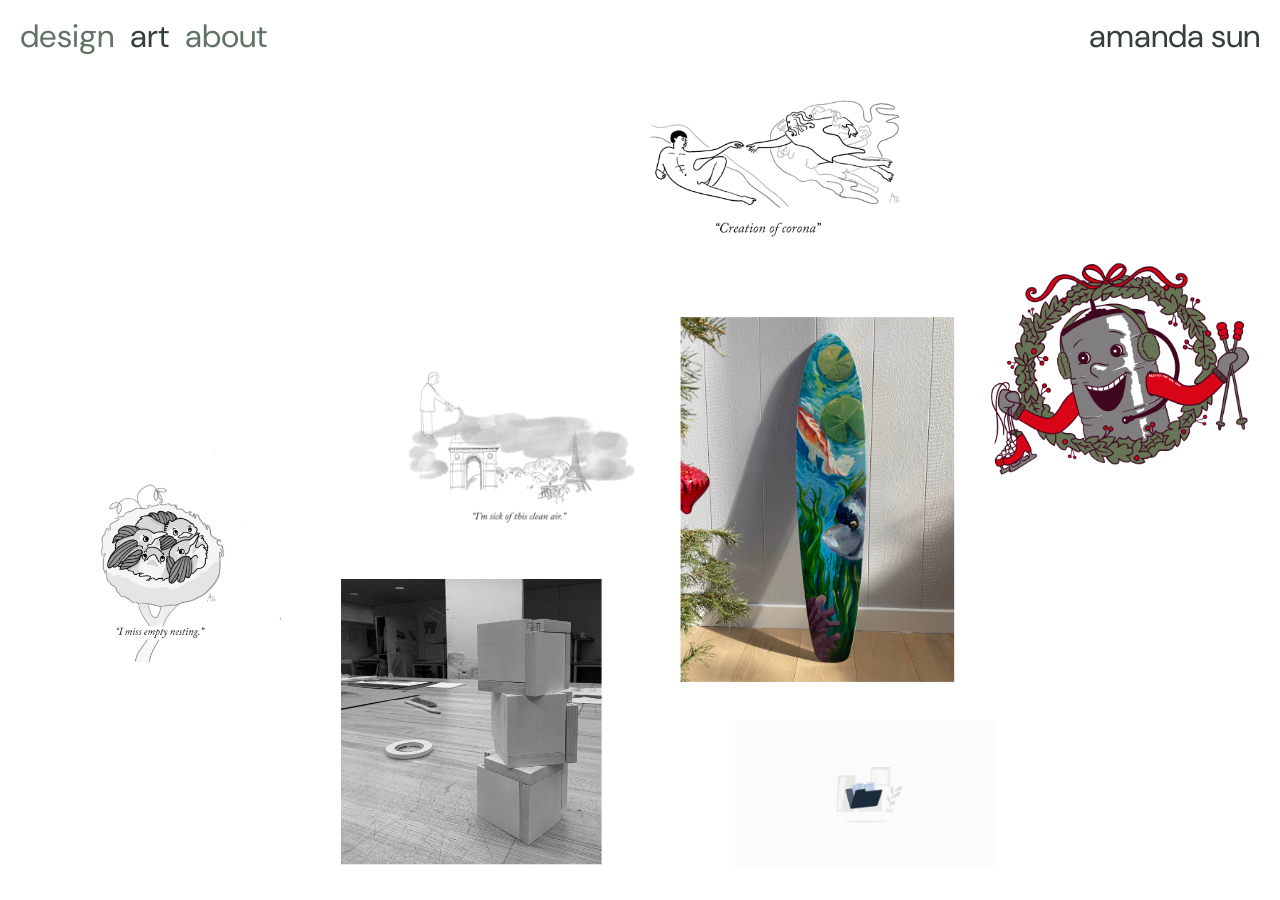
<file: canvas.html>
<!DOCTYPE html>
<html lang="en">
<head>
    <meta charset="UTF-8">
    <meta name="viewport" content="width=device-width, initial-scale=1.0">
    <title>art — amanda sun</title>
    <meta name="description" content="Illustration, animation and object work by Amanda Sun.">
    <link rel="canonical" href="https://byamandasun.com/canvas.html">
    <link rel="icon" href="favicon.svg" type="image/svg+xml">
    <link rel="apple-touch-icon" href="apple-touch-icon.png">
    <!-- Sharing preview -->
    <meta property="og:type" content="website">
    <meta property="og:site_name" content="amanda sun">
    <meta property="og:title" content="Art — Amanda Sun">
    <meta property="og:description" content="Illustration, animation and object work by Amanda Sun.">
    <meta property="og:url" content="https://byamandasun.com/canvas.html">
    <meta property="og:image" content="https://byamandasun.com/imgs/share/site.jpg">
    <meta property="og:image:width" content="1200">
    <meta property="og:image:height" content="630">
    <meta name="twitter:card" content="summary_large_image">
    <link rel="preconnect" href="https://fonts.googleapis.com">
    <link rel="preconnect" href="https://fonts.gstatic.com" crossorigin>
    <link href="https://fonts.googleapis.com/css2?family=DM+Sans:ital,opsz,wght@0,9..40,100..1000;1,9..40,100..1000&display=swap" rel="stylesheet">
    <link rel="stylesheet" href="styles.css">
    <script src="site.js" defer></script>
    <style>
        body {
            overflow: hidden;
            cursor: grab;
            user-select: none;
        }

        body.grabbing {
            cursor: grabbing;
        }

        #canvas-container {
            width: 100vw;
            height: 100vh;
            position: relative;
            overflow: hidden;
        }

        #canvas {
            width: 4000px;
            height: 4000px;
            position: absolute;
            top: 0;
            left: 0;
            transition: transform 0.05s ease-out;
            transform-origin: 0 0;
        }

        .image-item {
            position: absolute;
            display: block;
            padding: 0;
            border: none;
            background: none;
            font: inherit;
            cursor: zoom-in;
        }

        .image-item img {
            width: 100%;
            height: 100%;
            object-fit: contain; /* never crop, even if a configured size is off */
            display: block;
        }

        /* Zoom overlay */
        #zoom-overlay {
            position: fixed;
            inset: 0;
            background: white;
            z-index: 200;
            display: none;
            flex-direction: column;
            align-items: center;
            justify-content: center;
            cursor: default;
        }

        #zoom-overlay.active {
            display: flex;
        }

        #zoom-overlay img {
            max-width: 80%;
            max-height: 80%;
            object-fit: contain;
        }

        #zoom-caption {
            margin-top: 20px;
            color: var(--accent);
            font-size: clamp(12px, 1.5vw, 20px);
            text-align: center;
        }

        /* Arrow navigation buttons */
        .zoom-arrow {
            position: fixed;
            top: 50%;
            transform: translateY(-50%);
            background: transparent;
            border: none;
            color: var(--accent);
            font-size: clamp(16px, 2vw, 28px);
            width: 40px;
            height: 40px;
            cursor: pointer;
            z-index: 201;
            display: none;
            align-items: center;
            justify-content: center;
            transition: color 0.2s;
        }

        .zoom-arrow:hover { color: var(--ink); }
        .zoom-arrow.visible { display: flex; }

        #prev-arrow { left: 20px; }
        #next-arrow { right: 20px; }

        #escape-hint {
            position: fixed;
            top: var(--gutter);
            right: var(--gutter);
            color: var(--accent);
            font-family: var(--font);
            font-size: var(--size-small);
            background: none;
            border: none;
            cursor: pointer;
            z-index: 201;
            display: none;
        }

        #escape-hint.visible { display: block; }

        /* Desktop: hide mobile captions */
        .mobile-caption { display: none; }

        /* Mobile styles */
        @media (max-width: 768px) {
            body {
                cursor: default;
                overflow-y: auto;
                overflow-x: hidden;
            }

            body.grabbing { cursor: default; }

            #canvas-container {
                width: 100vw;
                height: auto;
                position: relative;
                overflow: visible;
            }

            #canvas {
                width: 100vw;
                height: auto;
                position: relative;
                transform: none !important;
                transition: none;
                display: flex;
                flex-direction: column;
                align-items: center;
                padding: 80px 20px 40px;
                gap: 40px;
                z-index: 1;
            }

            .image-item {
                position: relative !important;
                left: 0 !important;
                top: 0 !important;
                width: 90vw !important;
                height: auto !important;
                max-width: 500px;
                cursor: default;
            }

            .image-item img {
                width: 100%;
                height: auto;
                object-fit: contain;
            }

            .mobile-caption {
                display: block !important;
                margin-top: 10px;
                color: var(--accent);
                font-size: 12px;
                text-align: center;
                padding: 0 10px;
            }

            .zoom-arrow { display: none !important; }
            #zoom-overlay { display: none !important; }
            #escape-hint { display: none !important; }
        }
    </style>
</head>
<body>
    <a class="skip-link" href="#main">skip to content</a>

    <main id="main" tabindex="-1">
        <h1 class="visually-hidden">art</h1>
        <p class="visually-hidden">Illustration, animation and object work. Drag to move around; select an image to see it larger.</p>
        <div id="canvas-container">
            <div id="canvas"></div>
        </div>
    </main>

    <!-- Zoom overlay -->
    <div id="zoom-overlay" role="dialog" aria-modal="true" aria-label="enlarged image">
        <img id="zoom-image" alt="">
        <div id="zoom-caption"></div>
    </div>

    <!-- Arrow navigation -->
    <button id="prev-arrow" class="zoom-arrow" aria-label="previous image">←</button>
    <button id="next-arrow" class="zoom-arrow" aria-label="next image">→</button>

    <!-- Escape hint -->
    <button id="escape-hint" type="button" aria-label="close (esc)">hit esc</button>

    <!-- Navigation Pane -->
    <nav id="nav-pane" aria-label="pages">
        <a href="ux.html" class="nav-item" data-key="2" aria-keyshortcuts="2">design</a>
        <a href="canvas.html" class="nav-item active" data-key="3" aria-keyshortcuts="3" aria-current="page">art</a>
        <a href="links.html" class="nav-item" data-key="4" aria-keyshortcuts="4">about</a>
    </nav>

    <!-- Signature -->
    <div id="signature"><a href="wind.html" class="nav-item" data-key="1" aria-label="amanda sun: home" aria-keyshortcuts="1">amanda sun</a></div>

    <script>
        // ========================================
        // CONFIGURE YOUR IMAGES HERE
        // ========================================
        const images = [
            { src: 'imgs/illustration/IMG_0024.jpg', width: 420, height: 560, caption: 'acrylic on skateboard' },
            { src: 'imgs/animation/cervest_animation_folder.gif', width: 400, height: 225, caption: 'motion design internship, adobe aftereffects' },
            { src: 'imgs/id/box.jpg', width: 400, height: 438, caption: '6 identical puzzle pieces that slide into a cube, cnc router + prototyping' },
            { src: 'imgs/illustration/I_miss_empty_nesting.png', width: 450, height: 338, alt: 'illustration: i miss empty nesting' },
            { src: 'imgs/illustration/I-m_Sick_Of_This_Clean_Air.png', width: 380, height: 285, alt: "illustration: i'm sick of this clean air" },
            { src: 'imgs/illustration/Phase_4_Can-t_Come_Quicker.png', width: 500, height: 375, alt: "illustration: phase 4 can't come quicker" },
            { src: 'imgs/illustration/kegshirts5.png', width: 420, height: 560, caption: 'solo business for sold-out tees, procreate' },
        ];
        // How much bigger items are drawn than the sizes above
        const ITEM_SCALE = 1.5;
        // ========================================

        const canvas = document.getElementById('canvas');
        const canvasContainer = document.getElementById('canvas-container');

        let scale = 1;
        let isDragging = false;
        let startX, startY;
        let currentX = 0, currentY = 0;
        let currentZoomIndex = -1;
        let isMobile = window.innerWidth <= 768;

        // Minimum empty space between any two images, in canvas px
        const GAP = 60;
        const placedRects = [];

        function overlapsPlaced(r) {
            return placedRects.some(p =>
                r.x < p.x + p.w + GAP && r.x + r.w + GAP > p.x &&
                r.y < p.y + p.h + GAP && r.y + r.h + GAP > p.y
            );
        }

        // Scatter items around the canvas centre, packed fairly tight so the
        // fit-to-screen zoom can stay close in. Each candidate spot is checked
        // against everything already placed; if it collides we try again a
        // little further out, so a free spot is always found.
        function placeItem(index, total, w, h) {
            const center = 2000;
            const slice = (Math.PI * 2) / total;
            const baseAngle = index * slice;
            for (let attempt = 0; ; attempt++) {
                const angle = baseAngle + (Math.random() - 0.5) * slice;
                const radius = 100 + attempt * 8 + Math.random() * 250;
                const rect = {
                    // Wider than tall, to match a landscape screen
                    x: center + Math.cos(angle) * radius * 1.6 - w / 2,
                    y: center + Math.sin(angle) * radius - h / 2,
                    w, h
                };
                if (!overlapsPlaced(rect)) {
                    placedRects.push(rect);
                    return rect;
                }
            }
        }

        images.forEach((img, index) => {
            const pos = placeItem(index, images.length, img.width * ITEM_SCALE, img.height * ITEM_SCALE);
            const imageEl = document.createElement('button');
            imageEl.type = 'button';
            imageEl.className = 'image-item';
            imageEl.style.left = `${pos.x}px`;
            imageEl.style.top = `${pos.y}px`;
            imageEl.style.width = `${img.width * ITEM_SCALE}px`;
            imageEl.style.height = `${img.height * ITEM_SCALE}px`;

            const imgTag = document.createElement('img');
            imgTag.src = img.src;
            imgTag.alt = img.alt || img.caption || '';
            imgTag.draggable = false;
            imageEl.appendChild(imgTag);

            if (img.caption) {
                const captionEl = document.createElement('div');
                captionEl.className = 'mobile-caption';
                captionEl.textContent = img.caption;
                imageEl.appendChild(captionEl);
            }

            canvas.appendChild(imageEl);

            imageEl.addEventListener('click', (e) => {
                if (!isMobile) { e.stopPropagation(); showZoomedImage(index); }
            });
        });

        function updateTransform() {
            canvas.style.transform = `translate(${currentX}px, ${currentY}px) scale(${scale})`;
        }

        canvasContainer.addEventListener('mousedown', (e) => {
            if (isMobile || e.target.closest('.image-item')) return;
            isDragging = true;
            startX = e.clientX - currentX;
            startY = e.clientY - currentY;
            document.body.classList.add('grabbing');
        });

        document.addEventListener('mousemove', (e) => {
            if (!isDragging || isMobile) return;
            currentX = e.clientX - startX;
            currentY = e.clientY - startY;
            updateTransform();
        });

        document.addEventListener('mouseup', () => {
            isDragging = false;
            document.body.classList.remove('grabbing');
        });

        const zoomOverlay = document.getElementById('zoom-overlay');
        const zoomImage = document.getElementById('zoom-image');
        const zoomCaption = document.getElementById('zoom-caption');
        const escapeHint = document.getElementById('escape-hint');
        const prevArrow = document.getElementById('prev-arrow');
        const nextArrow = document.getElementById('next-arrow');

        let returnFocusTo = null;

        function showZoomedImage(index) {
            if (isMobile) return;
            if (currentZoomIndex < 0) returnFocusTo = document.activeElement;
            currentZoomIndex = index;
            const img = images[index];
            zoomImage.src = img.src;
            zoomImage.alt = img.alt || img.caption || '';
            zoomCaption.textContent = img.caption || '';
            zoomOverlay.classList.add('active');
            escapeHint.classList.add('visible');
            prevArrow.classList.add('visible');
            nextArrow.classList.add('visible');
            escapeHint.focus();
        }

        function hideZoomedImage() {
            zoomOverlay.classList.remove('active');
            escapeHint.classList.remove('visible');
            prevArrow.classList.remove('visible');
            nextArrow.classList.remove('visible');
            zoomImage.removeAttribute('src');
            zoomCaption.textContent = '';
            const wasOpen = currentZoomIndex >= 0;
            currentZoomIndex = -1;
            if (wasOpen && returnFocusTo) returnFocusTo.focus();
        }

        escapeHint.addEventListener('click', hideZoomedImage);

        function showNextImage() {
            if (currentZoomIndex >= 0) {
                currentZoomIndex = (currentZoomIndex + 1) % images.length;
                showZoomedImage(currentZoomIndex);
            }
        }

        function showPreviousImage() {
            if (currentZoomIndex >= 0) {
                currentZoomIndex = (currentZoomIndex - 1 + images.length) % images.length;
                showZoomedImage(currentZoomIndex);
            }
        }

        zoomOverlay.addEventListener('click', (e) => {
            if (e.target === zoomOverlay) hideZoomedImage();
        });

        prevArrow.addEventListener('click', (e) => { e.stopPropagation(); showPreviousImage(); });
        nextArrow.addEventListener('click', (e) => { e.stopPropagation(); showNextImage(); });

        function centerToShowAllImages() {
            if (isMobile) return;
            let minX = Infinity, minY = Infinity, maxX = -Infinity, maxY = -Infinity;
            let baseMaxX = -Infinity, baseMaxY = -Infinity;
            document.querySelectorAll('.image-item').forEach(el => {
                const left = parseFloat(el.style.left);
                const top = parseFloat(el.style.top);
                const w = parseFloat(el.style.width);
                const h = parseFloat(el.style.height);
                minX = Math.min(minX, left);
                minY = Math.min(minY, top);
                maxX = Math.max(maxX, left + w);
                maxY = Math.max(maxY, top + h);
                baseMaxX = Math.max(baseMaxX, left + w / ITEM_SCALE);
                baseMaxY = Math.max(baseMaxY, top + h / ITEM_SCALE);
            });
            const contentCenterX = (minX + maxX) / 2;
            const contentCenterY = (minY + maxY) / 2;
            // Zoom as if items were their configured size, so ITEM_SCALE really
            // makes them bigger on screen, unless that would push any off screen
            const baseFit = Math.min(window.innerWidth / (baseMaxX - minX), window.innerHeight / (baseMaxY - minY)) * 0.9;
            const actualFit = Math.min(window.innerWidth / (maxX - minX), window.innerHeight / (maxY - minY));
            scale = Math.min(baseFit, actualFit);
            currentX = window.innerWidth / 2 - contentCenterX * scale;
            currentY = window.innerHeight / 2 - contentCenterY * scale;
            updateTransform();
        }

        centerToShowAllImages();

        window.addEventListener('resize', () => {
            isMobile = window.innerWidth <= 768;
            centerToShowAllImages();
        });

        document.querySelectorAll('img').forEach(img => {
            img.addEventListener('dragstart', (e) => e.preventDefault());
        });

        document.addEventListener('keydown', (e) => {
            if (e.target.tagName === 'INPUT' || e.target.tagName === 'TEXTAREA') return;
            if (e.key === 'Escape') { hideZoomedImage(); return; }
            if (currentZoomIndex >= 0) {
                if (e.key === 'ArrowLeft') { showPreviousImage(); return; }
                if (e.key === 'ArrowRight') { showNextImage(); return; }
                if (e.key === 'Tab') {
                    // Keep focus inside the open dialog
                    const controls = [escapeHint, prevArrow, nextArrow];
                    const i = controls.indexOf(document.activeElement);
                    const next = (i + (e.shiftKey ? -1 : 1) + controls.length) % controls.length;
                    controls[next].focus();
                    e.preventDefault();
                }
                // Don't let number keys navigate away while the dialog is open
                if (/^[0-9]$/.test(e.key)) e.preventDefault();
            }
        });
    </script>
</body>
</html>
</file>
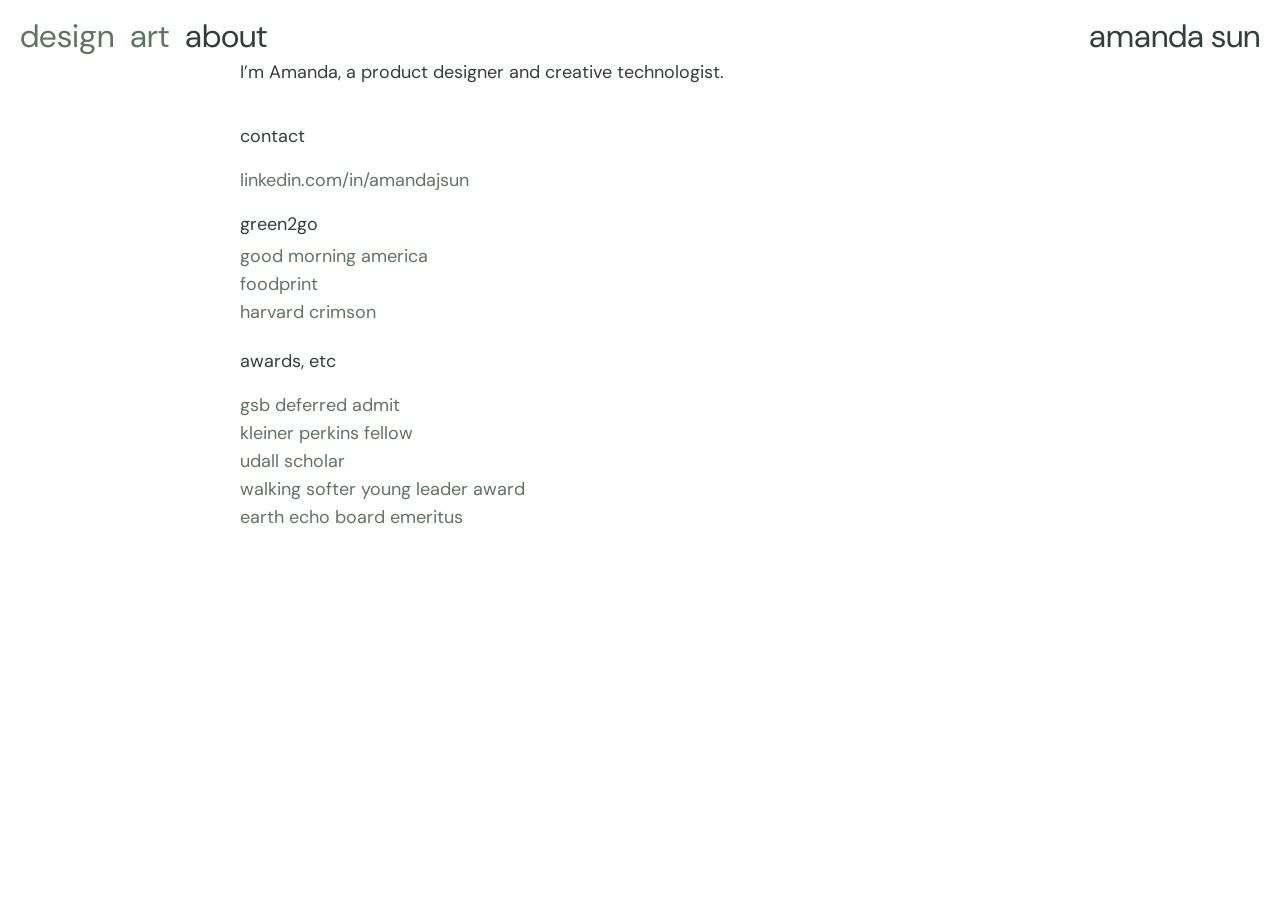
<file: links.html>
<!DOCTYPE html>
<html lang="en">
<head>
    <meta charset="UTF-8">
    <meta name="viewport" content="width=device-width, initial-scale=1.0">
    <title>about — amanda sun</title>
    <meta name="description" content="Amanda Sun is a product designer and creative technologist. Contact, press and awards.">
    <link rel="canonical" href="https://byamandasun.com/links.html">
    <link rel="icon" href="favicon.svg" type="image/svg+xml">
    <link rel="apple-touch-icon" href="apple-touch-icon.png">
    <!-- Sharing preview -->
    <meta property="og:type" content="website">
    <meta property="og:site_name" content="amanda sun">
    <meta property="og:title" content="About — Amanda Sun">
    <meta property="og:description" content="Amanda Sun is a product designer and creative technologist. Contact, press and awards.">
    <meta property="og:url" content="https://byamandasun.com/links.html">
    <meta property="og:image" content="https://byamandasun.com/imgs/share/site.jpg">
    <meta property="og:image:width" content="1200">
    <meta property="og:image:height" content="630">
    <meta name="twitter:card" content="summary_large_image">
    <link rel="preconnect" href="https://fonts.googleapis.com">
    <link rel="preconnect" href="https://fonts.gstatic.com" crossorigin>
    <link href="https://fonts.googleapis.com/css2?family=DM+Sans:ital,opsz,wght@0,9..40,100..1000;1,9..40,100..1000&display=swap" rel="stylesheet">
    <link rel="stylesheet" href="styles.css">
    <script src="site.js" defer></script>
    <style>
        body {
            padding: 60px 40px;
        }

        .container {
            max-width: 800px;
            margin: 0 auto;
        }

        .tagline {
            font-size: var(--size-body);
            margin-bottom: 40px;
        }

        .section {
            margin-block: 20px;
        }

        .section-title,
        .project-name {
            font-size: var(--size-body);
            color: var(--ink);
            font-weight: var(--weight-regular);
            margin-bottom: 20px;
        }

        .project-name {
            margin-bottom: 8px;
        }

        .link-item {
            margin-bottom: 25px;
        }

        .external-link {
            display: block;
            width: fit-content;
            font-size: var(--size-body);
            word-break: break-all;
            margin-bottom: 4px;
        }

        @media (max-width: 768px) {
            body { padding: 60px 20px; }
        }
    </style>
</head>
<body>
    <a class="skip-link" href="#main">skip to content</a>

    <!-- Navigation Pane -->
    <nav id="nav-pane" aria-label="pages">
        <a href="ux.html" class="nav-item" data-key="2" aria-keyshortcuts="2">design</a>
        <a href="canvas.html" class="nav-item" data-key="3" aria-keyshortcuts="3">art</a>
        <a href="links.html" class="nav-item active" data-key="4" aria-keyshortcuts="4" aria-current="page">about</a>
    </nav>

    <!-- Signature -->
    <div id="signature"><a href="wind.html" class="nav-item" data-key="1" aria-label="amanda sun: home" aria-keyshortcuts="1">amanda sun</a></div>

    <main id="main" class="container" tabindex="-1">
        <h1 class="visually-hidden">about</h1>
        <p class="tagline">I’m Amanda, a product designer and creative technologist.</p>

        <!-- Contact Section -->
        <div class="section">
            <h2 class="section-title">contact</h2>
            <a href="https://www.linkedin.com/in/amandajsun" target="_blank" class="external-link text-link">
                linkedin.com/in/amandajsun<span class="visually-hidden"> (opens in a new tab)</span>
            </a>
        </div>

        <!-- Press Section -->
        <div class="section">
            <h2 class="visually-hidden">press</h2>
            <div class="link-item">
                <h3 class="project-name">green2go</h3>
                <a href="https://web.archive.org/web/20221109172056/https://www.goodmorningamerica.com/gma3/video/climate-hero-dartmouth-student-expands-campus-reusable-container-92907941" target="_blank" class="external-link text-link">
                    good morning america<span class="visually-hidden"> (opens in a new tab)</span>
                </a>
                <a href="http://web.archive.org/web/20220427193629/https://foodprint.org/blog/fighting-plastic/" target="_blank" class="external-link text-link">
                    foodprint<span class="visually-hidden"> (opens in a new tab)</span>
                </a>
                <a href="https://web.archive.org/web/20230503190202/https://api.thecrimson.com/article/2022/2/3/student-dining-hall-waste/" target="_blank" class="external-link text-link">
                    harvard crimson<span class="visually-hidden"> (opens in a new tab)</span>
                </a>
            </div>

            <h2 class="section-title">awards, etc</h2>
            <div class="link-item">
                <a href="https://www.gsb.stanford.edu/" target="_blank" class="external-link text-link">
                    gsb deferred admit<span class="visually-hidden"> (opens in a new tab)</span>
                </a>
                <a href="https://www.kleinerperkins.com/" target="_blank" class="external-link text-link">
                    kleiner perkins fellow<span class="visually-hidden"> (opens in a new tab)</span>
                </a>
                <a href="https://home.dartmouth.edu/news/2023/05/two-undergraduates-selected-udall-foundation-awards" target="_blank" class="external-link text-link">
                    udall scholar<span class="visually-hidden"> (opens in a new tab)</span>
                </a>
                <a href="https://www.walkingsofter.org/stories/checking-in-with-amanda-sun" target="_blank" class="external-link text-link">
                    walking softer young leader award<span class="visually-hidden"> (opens in a new tab)</span>
                </a>
                <a href="https://www.earthecho.org/" target="_blank" class="external-link text-link">
                    earth echo board emeritus<span class="visually-hidden"> (opens in a new tab)</span>
                </a>
            </div>
        </div>
    </main>

</body>
</html>
</file>
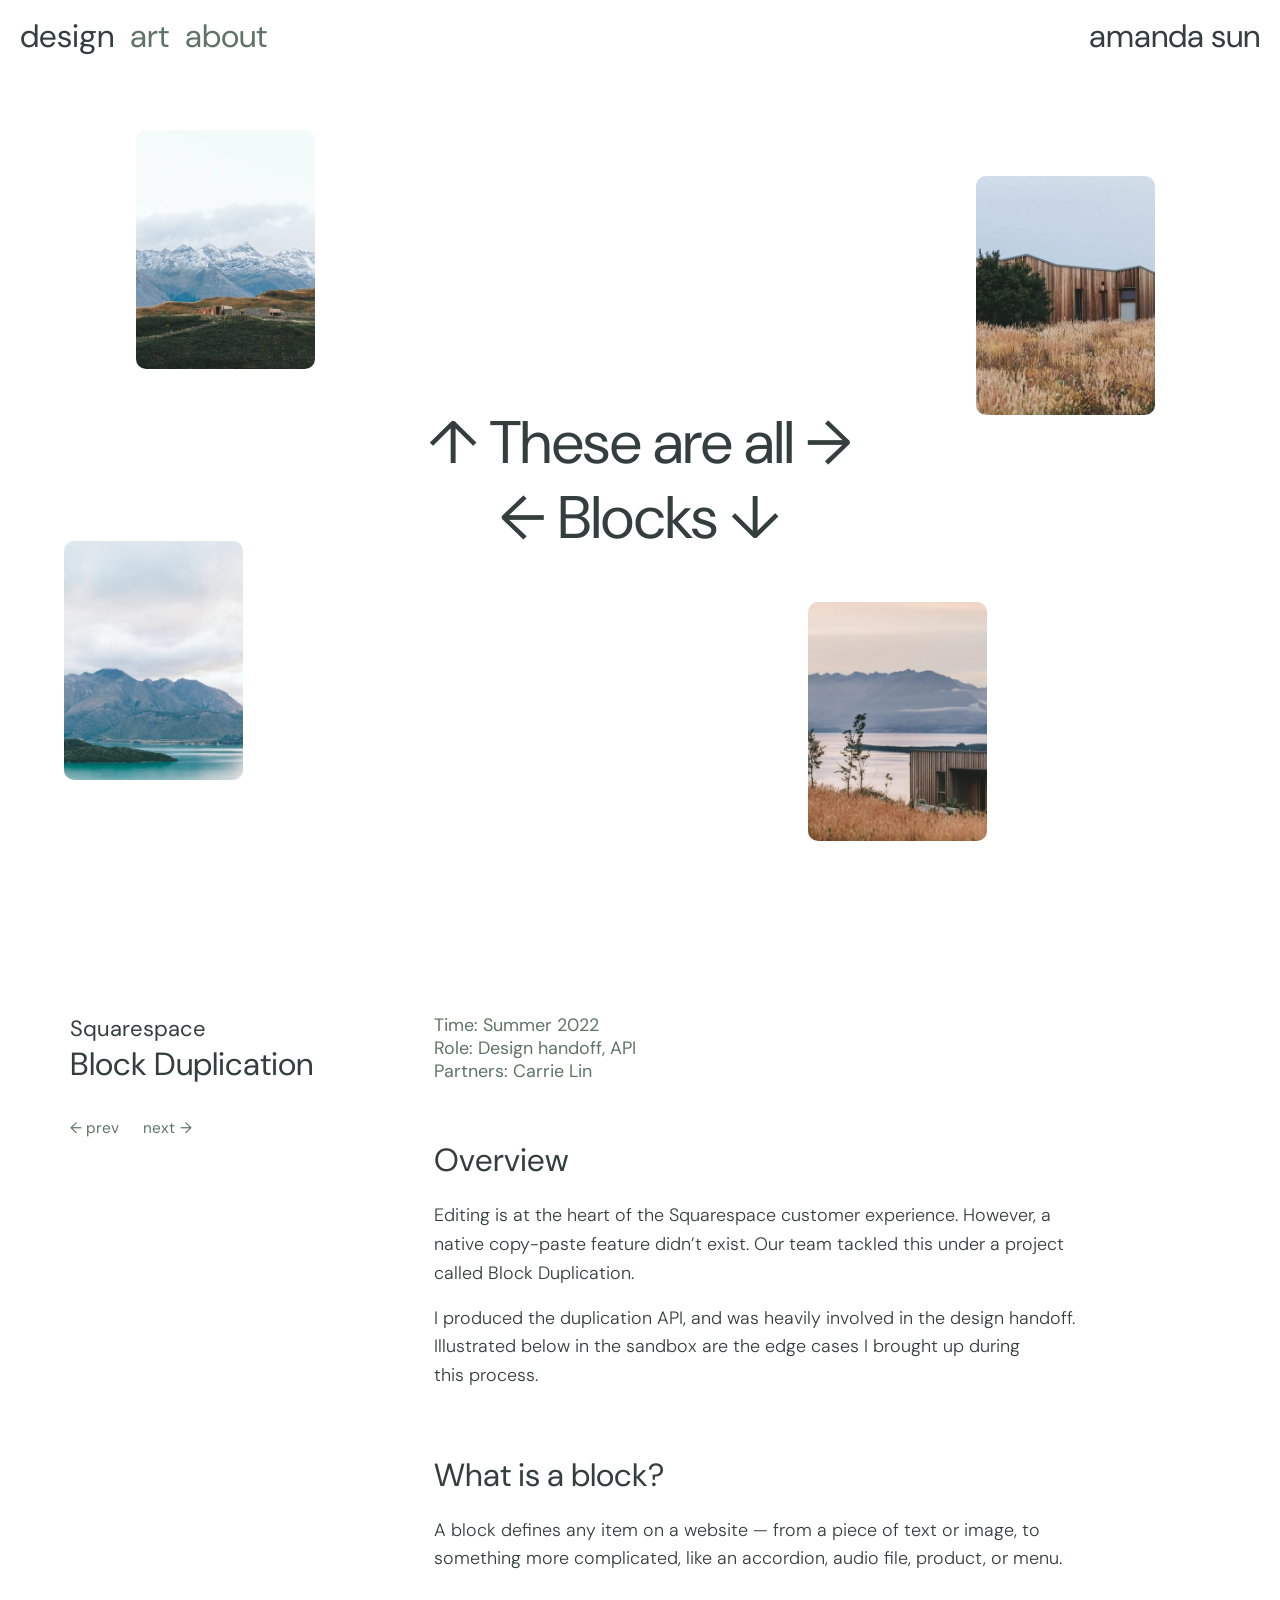
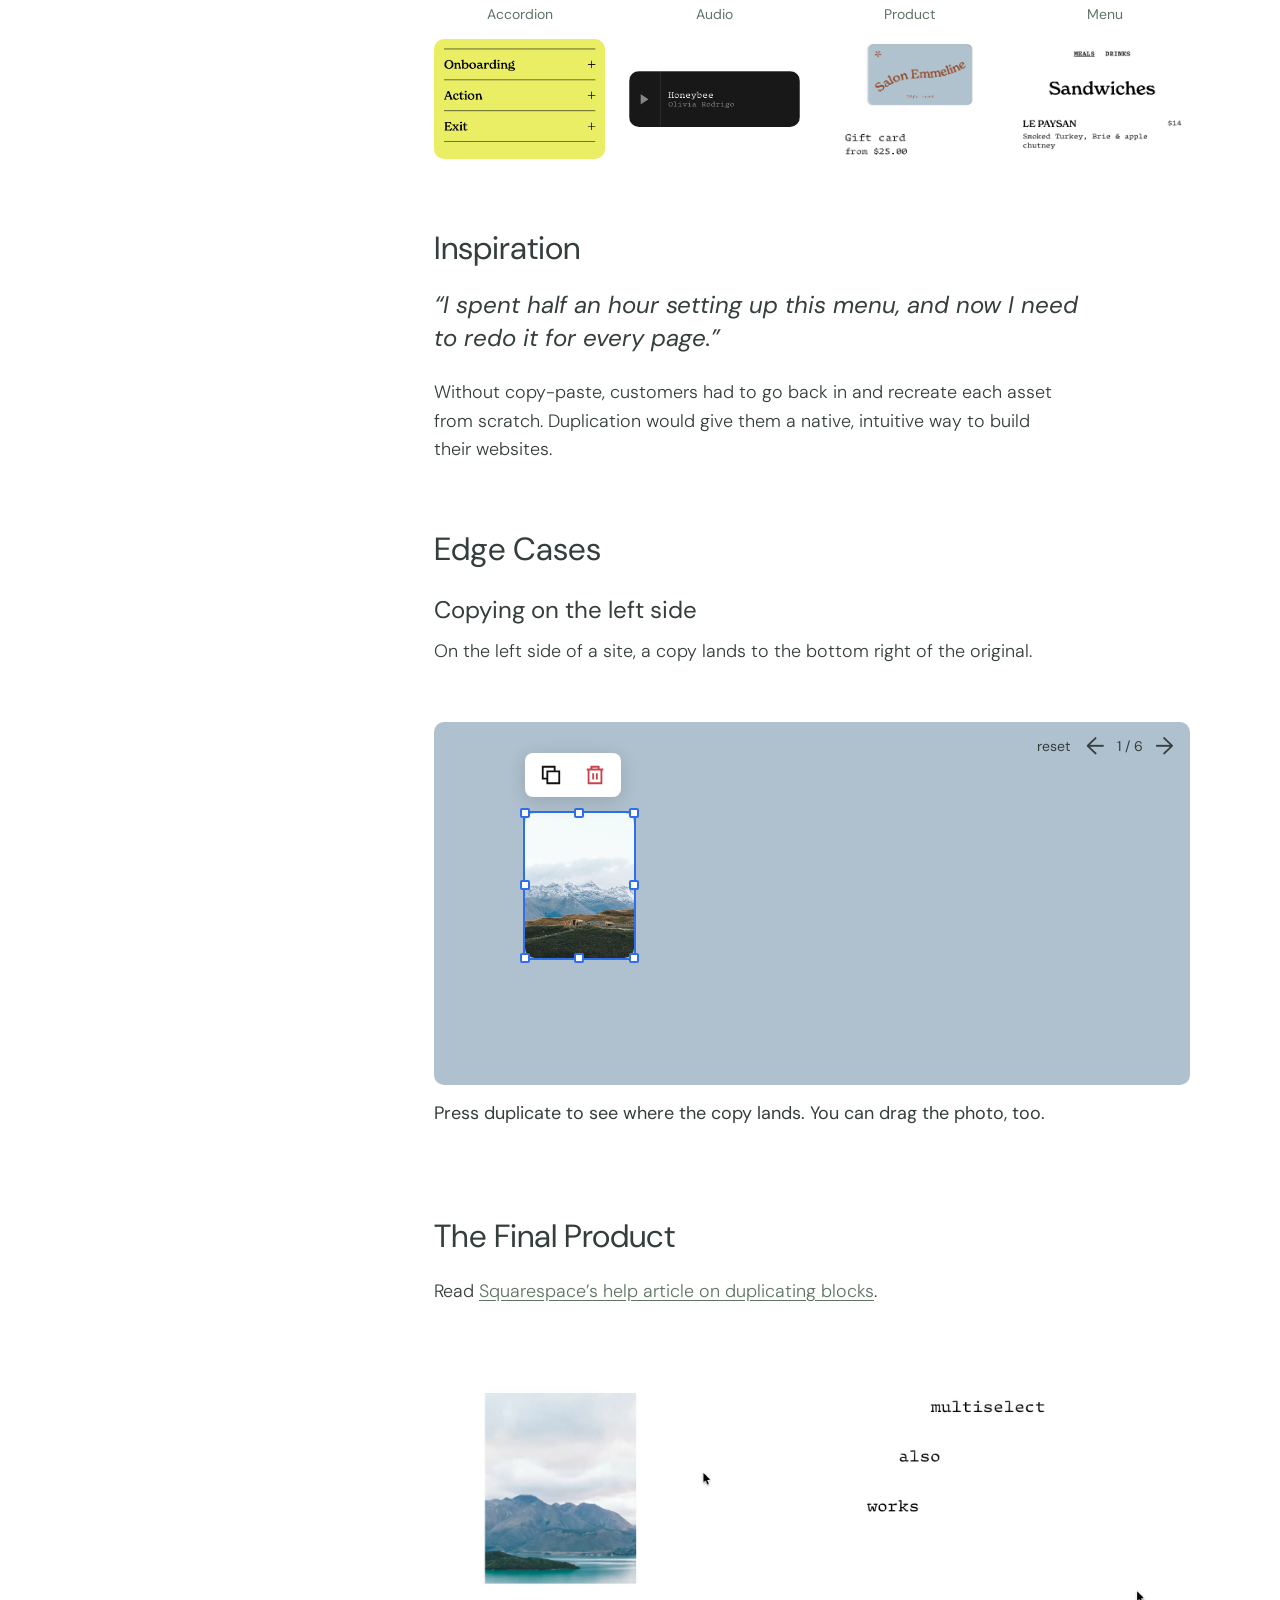
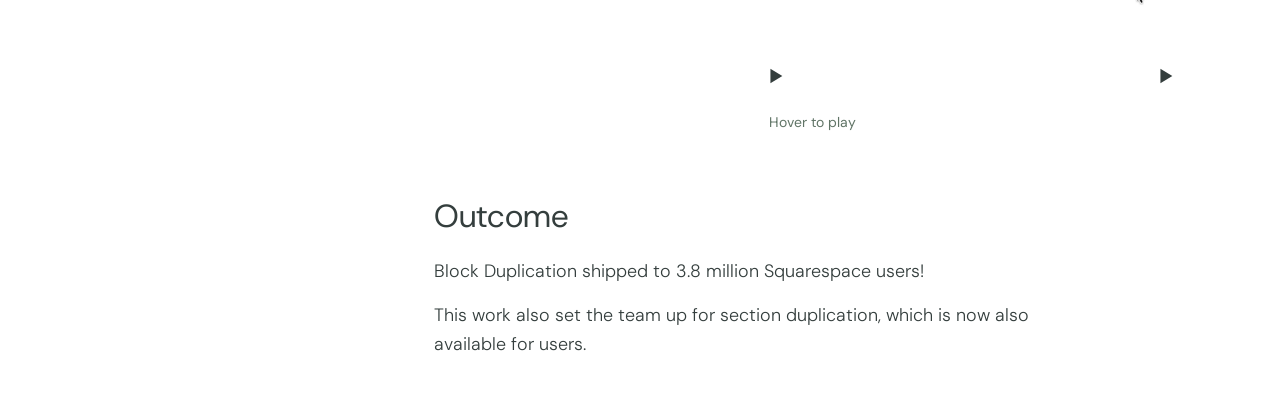
<file: squarespace.html>
<!DOCTYPE html>
<html lang="en">
<head>
    <meta charset="UTF-8">
    <meta name="viewport" content="width=device-width, initial-scale=1.0">
    <title>Block Duplication — amanda sun</title>
    <meta name="description" content="Designing the edge cases for duplicating blocks in the Squarespace editor, shipped to 3.8 million users.">
    <link rel="canonical" href="https://byamandasun.com/squarespace.html">
    <link rel="icon" href="favicon.svg" type="image/svg+xml">
    <link rel="apple-touch-icon" href="apple-touch-icon.png">
    <!-- Sharing preview -->
    <meta property="og:type" content="website">
    <meta property="og:site_name" content="amanda sun">
    <meta property="og:title" content="Block Duplication — Amanda Sun">
    <meta property="og:description" content="Designing the edge cases for duplicating blocks in the Squarespace editor, shipped to 3.8 million users.">
    <meta property="og:url" content="https://byamandasun.com/squarespace.html">
    <meta property="og:image" content="https://byamandasun.com/imgs/share/block-duplication.jpg">
    <meta property="og:image:width" content="1200">
    <meta property="og:image:height" content="630">
    <meta name="twitter:card" content="summary_large_image">
    <link rel="preconnect" href="https://fonts.googleapis.com">
    <link rel="preconnect" href="https://fonts.gstatic.com" crossorigin>
    <link href="https://fonts.googleapis.com/css2?family=DM+Sans:ital,opsz,wght@0,9..40,100..1000;1,9..40,100..1000&display=swap" rel="stylesheet">
    <link rel="stylesheet" href="styles.css">
    <link rel="stylesheet" href="project.css">
    <script src="site.js" defer></script>
    <script src="project.js" defer></script>
    <style>
        :root {
            --editor-blue: #2f6feb;
        }

        /* Examples of blocks: images fit a same-sized frame so captions line up */
        .block-examples {
            display: grid;
            grid-template-columns: repeat(4, 1fr);
            gap: 24px;
            margin-top: 32px;

            & figcaption {
                margin-bottom: 12px;
                text-align: center;
                font-size: var(--size-small);
                color: var(--accent);
            }
        }

        .example-frame {
            position: relative;
            aspect-ratio: 4 / 3;

            & img {
                position: absolute;
                inset: 0;
                margin: auto;
                max-width: 100%;
                max-height: 100%;
                border-radius: var(--media-radius);
            }
        }

        /* Opening: "These are all blocks" gives way to "They can be duplicated"
           while a copy of each photo slides out of its original, selected like
           a new copy in the editor */
        .blocks {
            --shift: clamp(14px, 2.2vw, 28px);
            position: relative;
            isolation: isolate;
        }

        .blocks-text {
            display: grid;
            position: relative;
            z-index: 1;
            font-size: clamp(28px, 5vw, 60px);
            line-height: 1.25;
            text-align: center;

            & span {
                display: block;
            }
        }

        .line {
            grid-area: 1 / 1;
            /* Returning to the top: the "duplicated" line clears before this one
               arrives, so the two don't sit on top of each other */
            transition: opacity 0.6s ease 0.25s, translate 0.6s ease 0.25s;

            &.after {
                opacity: 0;
                translate: 0 12px;
                transition: opacity 0.4s ease, translate 0.4s ease;
            }
        }

        .blocks.duplicated .line {
            opacity: 0;
            translate: 0 -12px;
            transition: opacity 0.5s ease, translate 0.5s ease;

            &.after {
                opacity: 1;
                translate: 0 0;
            }
        }

        .block-photo {
            position: absolute;
            border-radius: var(--media-radius);
            width: clamp(90px, 14vw, 180px);
            aspect-ratio: 3 / 4;
            object-fit: cover;
            left: var(--x);
            top: var(--y);
        }

        /* Transitions rather than keyframes, so the copies also slide back
           when the reader returns to the top of the page. Going back they run in
           reverse order, and stay solid until they're tucked behind their originals */
        .block-photo.copy {
            --return-delay: calc((3 - var(--i)) * 120ms);
            opacity: 0;
            outline: 2px solid transparent;
            transition:
                translate 0.7s ease-in-out var(--return-delay),
                opacity 0.15s linear calc(var(--return-delay) + 0.7s);
        }

        .blocks.duplicated .block-photo.copy {
            opacity: 1;
            translate: var(--shift) var(--shift);
            transition: opacity 0.4s ease, translate 0.66s ease;
            transition-delay: calc(var(--i) * 180ms + 200ms);
            animation: copy-selected 1.2s ease both;
            animation-delay: calc(var(--i) * 180ms + 200ms);
        }

        /* Selected like a new copy in the editor, then deselected */
        @keyframes copy-selected {
            0%, 80% {
                outline-color: var(--editor-blue);
            }
            100% {
                outline-color: transparent;
            }
        }

        @media (prefers-reduced-motion: reduce) {
            .line,
            .line.after,
            .block-photo.copy {
                transition-delay: 0ms;
            }

            .blocks.duplicated .block-photo.copy {
                transition-delay: 0ms;
                animation-delay: 0ms;
            }
        }

        /* Edge case tutorial: arrows step through the cases, and each one sets
           up the sandbox. The sandbox is in design units (--u is one unit in
           px, so everything scales with the stage's width) */
        /* Reset and arrows sit in the sandbox's top right, over any blocks */
        .sandbox-controls {
            position: absolute;
            top: 8px;
            right: 12px;
            z-index: 21;
            display: flex;
            align-items: center;
            gap: 8px;
            font-size: var(--size-small);
            font-variant-numeric: tabular-nums;
            color: var(--ink);

            & button {
                padding: 4px;
                font-family: var(--font);
                font-size: inherit;
                line-height: 1;
                color: var(--ink);
                background: none;
                border: none;
                cursor: pointer;
                transition: var(--weight-transition);

                &:hover {
                    font-weight: var(--weight-hover);
                }

                &[aria-pressed="true"] {
                    font-weight: var(--weight-hover);
                    text-decoration: underline;
                }
            }

            & .arrow {
                font-size: clamp(18px, 2vw, 24px);
            }
        }

        .step-copy {
            margin-bottom: 24px;
            min-height: 104px; /* room for two lines, so the sandbox stays put */

            & h3 {
                margin-top: 24px;
            }
        }

        .stage {
            position: relative;
            user-select: none;
            -webkit-user-select: none;
        }

        /* Rounds the sections only, so blocks and the toolbar never get clipped */
        .bands {
            position: absolute;
            inset: 0;
            overflow: hidden;
            border-radius: var(--media-radius);
        }

        .band {
            position: absolute;
            left: 0;
            width: 100%;
            background-color: #afc0ce;

            &.second {
                background-color: #c5d2dc;
            }
        }

        .band-name {
            position: absolute;
            left: 16px;
            top: 8px;
            font-size: var(--size-small);
        }

        .stage:not(.two-sections) .band-name {
            display: none;
        }

        /* The grid shows up while dragging */
        .stage.dragging .band {
            background-image:
                linear-gradient(to right, rgb(255 255 255 / 0.35) 1px, transparent 1px),
                linear-gradient(to bottom, rgb(255 255 255 / 0.35) 1px, transparent 1px);
            background-size: calc(var(--u) * 24) calc(var(--u) * 24);
        }

        .block {
            position: absolute;
            border-radius: var(--media-radius);
            cursor: grab;
            touch-action: pan-y;
            display: flex;
            align-items: center;

            &:hover:not(.selected) {
                outline: 2px solid var(--editor-blue);

                &::before {
                    content: attr(data-type);
                    position: absolute;
                    left: -2px;
                    bottom: 100%;
                    padding: 1px 5px;
                    font-size: 10px;
                    letter-spacing: 0.06em;
                    text-transform: uppercase;
                    color: white;
                    background: var(--editor-blue);
                    white-space: nowrap;
                }
            }

            &.selected {
                touch-action: none;
            }

            &.arriving {
                transition: left 0.2s ease, top 0.2s ease;
            }

            & img {
                width: 100%;
                height: 100%;
                object-fit: cover;
                display: block;
                border-radius: inherit;
                pointer-events: none;
            }
        }

        .stage.dragging .block.selected {
            cursor: grabbing;
            box-shadow: 0 8px 24px rgb(0 0 0 / 0.3);
        }

        .block-locked {
            justify-content: center;
            text-align: center;
            font-size: calc(var(--u) * 18);
            line-height: 1.2;
            padding: 0 calc(var(--u) * 12);
            background: rgb(255 255 255 / 0.55);
            border: 1px dashed var(--ink);
        }

        .selection {
            position: absolute;
            z-index: 19;
            pointer-events: none;
            outline: 2px solid var(--editor-blue);

            & span {
                position: absolute;
                width: 10px;
                height: 10px;
                margin: -5px;
                background: white;
                border: 2px solid var(--editor-blue);
                border-radius: 2px;
            }

            &.multi span {
                display: none;
            }
        }

        /* Floating toolbar and tooltip, matching the Squarespace editor */
        .toolbar {
            position: absolute;
            z-index: 20;
            display: flex;
            gap: 8px;
            padding: 4px 8px;
            background: white;
            border-radius: 8px;
            box-shadow: 0 4px 20px rgb(0 0 0 / 0.14);

            &[hidden] {
                display: none;
            }

            & button {
                position: relative;
                display: grid;
                place-items: center;
                width: 36px;
                height: 36px;
                color: #111;
                background: none;
                border: none;
                border-radius: 3px;
                cursor: pointer;

                &:hover {
                    background: #e6e6e6;
                }

                &.danger {
                    color: #c8444b;
                }

                &[aria-disabled="true"] {
                    color: #b5b5b5;
                    cursor: not-allowed;

                    &:hover {
                        background: none;
                    }
                }

                &:hover .tip,
                &:focus-visible .tip {
                    display: flex;
                }
            }

            & svg {
                width: 22px;
                height: 22px;
                fill: none;
                stroke: currentColor;
                stroke-width: 2;
                stroke-linecap: butt;
                stroke-linejoin: miter;
            }
        }

        .tip {
            display: none;
            align-items: center;
            gap: 4px;
            position: absolute;
            top: calc(100% + 8px);
            left: 50%;
            translate: -50% 0;
            padding: 10px 16px;
            font-family: var(--font);
            font-size: 14px;
            color: white;
            background: #111;
            border-radius: 4px;
            white-space: nowrap;
            pointer-events: none;

            & kbd {
                display: grid;
                place-items: center;
                min-width: 23px;
                height: 22px;
                padding: 0 5px;
                font-family: inherit;
                font-size: 12px;
                font-weight: 500;
                background: #4a4a4a;
                border-radius: 3px;

                &:first-of-type {
                    margin-left: 8px;
                }
            }
        }

        #sandbox-status {
            margin-top: 16px;
            font-size: var(--size-body);
            line-height: 1.4;
            min-height: 2.8em;
            text-wrap: pretty;
        }

        /* Touch has no shift key, so it gets a button for selecting several */
        #select-several {
            display: none;

            @media (hover: none) and (pointer: coarse) {
                display: inline-block;
            }
        }

        /* The final product: two recordings that play while hovered */
        .final-grid {
            display: grid;
            grid-template-columns: 1fr 1fr;
            gap: 24px;
            margin-top: 32px;
        }

        @media (max-width: 768px) {
            .step-copy { min-height: 124px; }
            .block-photo { width: 80px; }
            .final-grid { grid-template-columns: 1fr; }
            .block-examples { grid-template-columns: 1fr 1fr; }
        }
    </style>
</head>
<body>
    <a class="skip-link" href="#main">skip to content</a>

    <!-- Navigation Pane -->
    <nav id="nav-pane" aria-label="pages">
        <a href="ux.html" class="nav-item active" data-key="2" aria-keyshortcuts="2">design</a>
        <a href="canvas.html" class="nav-item" data-key="3" aria-keyshortcuts="3">art</a>
        <a href="links.html" class="nav-item" data-key="4" aria-keyshortcuts="4">about</a>
    </nav>

    <!-- Signature -->
    <div id="signature"><a href="wind.html" class="nav-item" data-key="1" aria-label="amanda sun: home" aria-keyshortcuts="1">amanda sun</a></div>

    <main id="main" tabindex="-1">
        <section class="blocks project-opening container" id="blocks">
            <p class="visually-hidden">These are all blocks. They can be duplicated.</p>
            <div class="blocks-text" aria-hidden="true">
                <p class="line"><span>↑ These are all →</span><span>← Blocks ↓</span></p>
                <p class="line after"><span>↑ They can be →</span><span>← duplicated ↓</span></p>
            </div>
            <img class="block-photo" style="--x: 8%; --y: 4%" src="imgs/squarespace/block-1.jpg" alt="">
            <img class="block-photo copy" style="--x: 8%; --y: 4%; --i: 0" src="imgs/squarespace/block-1.jpg" alt="">
            <img class="block-photo" style="--x: 78%; --y: 10%" src="imgs/squarespace/block-2.jpg" alt="">
            <img class="block-photo copy" style="--x: 78%; --y: 10%; --i: 1" src="imgs/squarespace/block-2.jpg" alt="">
            <img class="block-photo" style="--x: 2%; --y: 58%" src="imgs/squarespace/block-3.jpg" alt="">
            <img class="block-photo copy" style="--x: 2%; --y: 58%; --i: 2" src="imgs/squarespace/block-3.jpg" alt="">
            <img class="block-photo" style="--x: 64%; --y: 66%" src="imgs/squarespace/block-4.jpg" alt="">
            <img class="block-photo copy" style="--x: 64%; --y: 66%; --i: 3" src="imgs/squarespace/block-4.jpg" alt="">
        </section>

        <div class="project-layout">
        <header class="hero project-rail">
            <p class="dateline">Squarespace</p>
            <h1>Block Duplication</h1>
            <div class="project-links">
                <a class="text-link prev-link" href="caltrain.html" aria-label="previous project"><span><span class="prev-arrow">←</span> prev</span></a>
                <a class="text-link next-link" href="billington.html" aria-label="next project"><span>next</span> <span>→</span></a>
            </div>
        </header>

        <div class="project-body">
            <dl class="details">
                <div>
                    <dt>Time:</dt>
                    <dd>Summer 2022</dd>
                </div>
                <div>
                    <dt>Role:</dt>
                    <dd>Design handoff, API</dd>
                </div>
                <div>
                    <dt>Partners:</dt>
                    <dd>Carrie Lin</dd>
                </div>
            </dl>
            <section class="prose">
                <h2>Overview</h2>
                <p>Editing is at the heart of the Squarespace customer experience. However, a native copy-paste feature didn’t exist. Our team tackled this under a project called Block Duplication.</p>
                <p>I produced the duplication API, and was heavily involved in the design handoff. Illustrated below in the sandbox are the edge cases I brought up during this process.</p>
            </section>

        <section>
            <div class="prose">
                <h2>What is a block?</h2>
                <p>A block defines any item on a website — from a piece of text or image, to something more complicated, like an accordion, audio file, product, or menu. </p>
            </div>
            <div class="block-examples">
                <figure>
                    <figcaption>Accordion</figcaption>
                    <div class="example-frame"><img src="imgs/squarespace/examples/accordion.png" alt="an accordion block with onboarding, action and exit rows"></div>
                </figure>
                <figure>
                    <figcaption>Audio</figcaption>
                    <div class="example-frame"><img src="imgs/squarespace/examples/audio.png" alt="an audio block playing Honeybee by Olivia Rodrigo"></div>
                </figure>
                <figure>
                    <figcaption>Product</figcaption>
                    <div class="example-frame"><img src="imgs/squarespace/examples/product.png" alt="a product block for a Salon Emmeline gift card, from $25.00"></div>
                </figure>
                <figure>
                    <figcaption>Menu</figcaption>
                    <div class="example-frame"><img src="imgs/squarespace/examples/menu.png" alt="a menu block showing a sandwiches section"></div>
                </figure>
            </div>
        </section>
        
        <section class="prose">
            <h2>Inspiration</h2>
            <blockquote class="quote">“I spent half an hour setting up this menu, and now I need to redo it for every page.”</blockquote>
            <p>Without copy-paste, customers had to go back in and recreate each asset from scratch. Duplication would give them a native, intuitive way to build their websites.</p>
        </section>

        <section>
            <div class="prose">
                <h2>Edge Cases</h2>
            </div>
            <div class="prose step-copy" aria-live="polite">
                <h3 id="step-title"></h3>
                <p id="step-text"></p>
            </div>
            <div class="stage" id="stage" role="group" aria-label="block duplication sandbox" tabindex="-1">
                <div class="bands">
                    <div class="band"><span class="band-name">section 1</span></div>
                    <div class="band second" id="second-band" hidden><span class="band-name">section 2</span></div>
                </div>
                <div class="sandbox-controls">
                    <button type="button" id="select-several" aria-pressed="false">select several</button>
                    <button type="button" id="sandbox-reset">reset</button>
                    <button type="button" class="arrow" id="step-previous" aria-label="previous edge case">←</button>
                    <span id="step-count"></span>
                    <button type="button" class="arrow" id="step-next" aria-label="next edge case">→</button>
                </div>
                <div class="selection" id="selection" hidden>
                    <span style="left: 0; top: 0"></span>
                    <span style="left: 50%; top: 0"></span>
                    <span style="left: 100%; top: 0"></span>
                    <span style="left: 0; top: 50%"></span>
                    <span style="left: 100%; top: 50%"></span>
                    <span style="left: 0; top: 100%"></span>
                    <span style="left: 50%; top: 100%"></span>
                    <span style="left: 100%; top: 100%"></span>
                </div>
                <div class="toolbar" id="toolbar" role="toolbar" aria-label="block actions" hidden>
                    <button type="button" id="duplicate-button" aria-label="duplicate">
                        <svg viewBox="0 0 24 24" aria-hidden="true"><path d="M8 8h13v13H8z"/><path d="M16 8V3H3v13h5"/></svg>
                        <span class="tip" id="duplicate-tip"></span>
                    </button>
                    <button type="button" id="delete-button" class="danger" aria-label="delete">
                        <svg viewBox="0 0 24 24" aria-hidden="true"><path d="M3 6h18M8 6V3h8v3M5 6v15h14V6M10 10v7M14 10v7"/></svg>
                    </button>
                </div>
            </div>
            <p id="sandbox-status" role="status"></p>
        </section>

        <section class="final">
            <div class="prose">
                <h2>The Final Product</h2>
                <p>Read <a class="text-link" href="https://support.squarespace.com/hc/en-us/articles/206543627-Duplicating-pages-and-content#h_01HKNG2V56WXTRTGVTQSS005YH" target="_blank">Squarespace’s help article on duplicating blocks<span class="visually-hidden"> (opens in a new tab)</span></a>.</p>
            </div>
            <div class="final-grid">
                <video src="imgs/squarespace/duplication.mp4" poster="imgs/squarespace/duplication-poster.jpg"
                       loop muted playsinline preload="metadata" data-no-pause-button data-hover-play
                       aria-label="duplicating an image block in the squarespace editor"></video>
                <video src="imgs/squarespace/multiselect.mp4" poster="imgs/squarespace/multiselect-poster.jpg"
                       loop muted playsinline preload="metadata" data-no-pause-button data-hover-play
                       aria-label="selecting several text blocks and duplicating them together"></video>
            </div>
            <p class="play-hint" data-play-hint>Hover to play</p>
        </section>

        <section class="prose">
            <h2>Outcome</h2>
            <p>Block Duplication shipped to 3.8 million Squarespace users!</p>
            <p>This work also set the team up for section duplication, which is now also available for users.</p>
        </section>
        </div>
        </div>
    </main>

    <script>
        // Opening: scrolling past 5% of this section duplicates the blocks, and
        // only returning to the very top of the page (or overscrolling it) undoes it.
        // While the copies slide out, the page only scrolls a little further
        // (SLACK, a share of the opening's height), so it can't be skipped.
        (() => {
            const TRIGGER = 0.05;
            const SLACK = 0.25;
            const blocks = document.getElementById('blocks');
            const lastCopy = blocks.querySelector('.block-photo.copy:last-of-type');
            const reduceMotion = matchMedia('(prefers-reduced-motion: reduce)').matches;
            const SCROLL_KEYS = new Set([' ', 'PageDown', 'PageUp', 'ArrowDown', 'ArrowUp', 'End', 'Home']);
            let maxY = null;

            // Wheel, touch and keys stop once the page reaches the limit...
            const atLimit = () => window.scrollY >= maxY - 1;
            const stop = (e) => {
                if (atLimit() && (e.type !== 'wheel' || e.deltaY > 0)) e.preventDefault();
            };
            const stopKeys = (e) => {
                if (atLimit() && SCROLL_KEYS.has(e.key) && !e.target.closest('input, textarea, select, button, [contenteditable]')) {
                    e.preventDefault();
                }
            };
            // ...and this catches anything they miss, like dragging the scrollbar
            const hold = () => {
                if (maxY !== null && window.scrollY > maxY) window.scrollTo(0, maxY);
            };

            const unlock = () => {
                if (maxY === null) return;
                maxY = null;
                window.removeEventListener('wheel', stop);
                window.removeEventListener('touchmove', stop);
                window.removeEventListener('keydown', stopKeys);
                window.removeEventListener('scroll', hold);
            };

            const lock = () => {
                maxY = window.scrollY + blocks.offsetHeight * SLACK;
                window.addEventListener('wheel', stop, { passive: false });
                window.addEventListener('touchmove', stop, { passive: false });
                window.addEventListener('keydown', stopKeys);
                window.addEventListener('scroll', hold);
                // Free once the last copy is placed and deselected; the timer is a backstop
                lastCopy.addEventListener('animationend', unlock, { once: true });
                setTimeout(unlock, 2500);
            };

            const update = (fromScroll) => {
                const isDuplicated = blocks.classList.contains('duplicated');
                if (window.scrollY <= blocks.offsetHeight * .01) {
                    blocks.classList.remove('duplicated');
                } else if (window.scrollY > blocks.offsetHeight * TRIGGER && !isDuplicated) {
                    blocks.classList.add('duplicated');
                    if (fromScroll && !reduceMotion) lock();
                }
            };

            window.addEventListener('scroll', () => update(true), { passive: true });
            update(false); // the page may load already scrolled down
        })();

        // Sandbox: a small recreation of block duplication in the editor.
        // Positions are in design units, with y relative to the block's section.
        (() => {
            const GRID = 24;
            const OFFSET = 24;
            const IMGS = 'imgs/squarespace/';

            const stage = document.getElementById('stage');
            const selectionBox = document.getElementById('selection');
            const toolbar = document.getElementById('toolbar');
            const duplicateButton = document.getElementById('duplicate-button');
            const duplicateTip = document.getElementById('duplicate-tip');
            const deleteButton = document.getElementById('delete-button');
            const secondBand = document.getElementById('second-band');
            const statusLine = document.getElementById('sandbox-status');
            const selectSeveral = document.getElementById('select-several');

            const isMac = /Mac|iPhone|iPad/.test(navigator.platform);
            const shortcut = [isMac ? '⌘' : 'Ctrl', 'D'];
            const narrow = matchMedia('(max-width: 768px)');

            const NOT_COPYABLE = 'This block can’t be duplicated, so duplicate is disabled.';
            const ACROSS_SECTIONS = 'Blocks in different sections can’t be selected together.';

            // Each edge case sets up the sandbox, with its blocks already selected
            const steps = [
                {
                    title: 'Copying on the left side',
                    text: 'On the left side of a site, a copy lands to the bottom right of the original.',
                    hint: 'Press duplicate to see where the copy lands. You can drag the photo, too.',
                    sections: 1,
                    wide: [{ type: 'image', section: 0, x: 120, y: 120, w: 144, h: 192, src: 'block-1.jpg' }],
                    narrow: [{ type: 'image', section: 0, x: 48, y: 168, w: 132, h: 176, src: 'block-1.jpg' }],
                },
                {
                    title: 'Copying on the right side',
                    text: 'At the right edge of a site, that offset direction is impossible, so in this case, the copy goes straight down.',
                    hint: 'Press duplicate to see where the copy lands.',
                    sections: 1,
                    wide: [{ type: 'image', section: 0, x: 840, y: 120, w: 144, h: 192, src: 'block-1.jpg' }],
                    narrow: [{ type: 'image', section: 0, x: 408, y: 168, w: 132, h: 176, src: 'block-1.jpg' }],
                },
                {
                    title: 'Copying at the bottom right',
                    text: 'At the bottom right of a section, the copy goes straight down, and the section gets slightly taller to fit it.',
                    hint: 'Press duplicate to see the section grow.',
                    sections: 1,
                    wide: [{ type: 'image', section: 0, x: 840, y: 288, w: 144, h: 192, src: 'block-1.jpg' }],
                    narrow: [{ type: 'image', section: 0, x: 408, y: 344, w: 132, h: 176, src: 'block-1.jpg' }],
                },
                {
                    title: 'Copying at the bottom left',
                    text: 'At the bottom left of a section, the copy goes to the bottom right, and the section lengthens to accomodate.',
                    hint: 'Press duplicate to see the section grow.',
                    sections: 1,
                    wide: [{ type: 'image', section: 0, x: 120, y: 288, w: 144, h: 192, src: 'block-1.jpg' }],
                    narrow: [{ type: 'image', section: 0, x: 48, y: 344, w: 132, h: 176, src: 'block-1.jpg' }],
                },
                {
                    title: 'Copying between sections',
                    text: 'Users can’t copy between sections, and can’t even select blocks across both. We decided sections were big enough that this was clear.',
                    hint: 'Try adding the photo in section 2 to this selection. It won’t join.',
                    sections: 2,
                    selectFirstOnly: true,
                    wide: [
                        { type: 'image', section: 0, x: 444, y: 72, w: 108, h: 144, src: 'block-1.jpg' },
                        { type: 'image', section: 1, x: 444, y: 48, w: 108, h: 144, src: 'block-4.jpg' },
                    ],
                    narrow: [
                        { type: 'image', section: 0, x: 216, y: 96, w: 108, h: 144, src: 'block-1.jpg' },
                        { type: 'image', section: 1, x: 216, y: 48, w: 108, h: 144, src: 'block-4.jpg' },
                    ],
                },
                {
                    title: 'Selecting something that isn’t copyable',
                    text: 'Duplicating is disabled here, including in multiselect.',
                    hint: 'This selection includes a block that can’t be copied, so duplicate is disabled.',
                    sections: 1,
                    wide: [
                        { type: 'image', section: 0, x: 240, y: 144, w: 144, h: 192, src: 'block-1.jpg' },
                        { type: 'locked', section: 0, x: 552, y: 192, w: 192, h: 96, text: 'not copyable' },
                    ],
                    narrow: [
                        { type: 'image', section: 0, x: 48, y: 168, w: 132, h: 176, src: 'block-1.jpg' },
                        { type: 'locked', section: 0, x: 288, y: 208, w: 216, h: 96, text: 'not copyable' },
                    ],
                },
            ];
            const SIZES = { wide: { W: 1000, height: 480 }, narrow: { W: 560, height: 520 } };

            let W, T; // stage width and height
            let heights = []; // each section's height, which duplicating can grow
            let stepIndex = 0;
            let blocks = [];
            const selected = new Set();
            let drag = null;

            const clamp = (value, min, max) => Math.min(Math.max(value, min), max);
            const say = (message) => { statusLine.textContent = message; };

            const sectionTop = (section) => heights.slice(0, section).reduce((sum, h) => sum + h, 0);

            const place = (block) => {
                const { style } = block.el;
                style.left = `${block.x / W * 100}%`;
                style.top = `${(block.y + sectionTop(block.section)) / T * 100}%`;
                style.width = `${block.w / W * 100}%`;
                style.height = `${block.h / T * 100}%`;
            };

            // Sizes the stage and sections to match heights
            const layOut = () => {
                T = heights.reduce((sum, h) => sum + h, 0);
                stage.style.aspectRatio = `${W} / ${T}`;
                stage.querySelectorAll('.band').forEach((band, i) => {
                    if (i >= heights.length) return;
                    band.style.top = `${sectionTop(i) / T * 100}%`;
                    band.style.height = `${heights[i] / T * 100}%`;
                });
                blocks.forEach(place);
            };

            const addBlock = (def) => {
                const block = { ...def };
                const el = document.createElement('div');
                el.className = `block block-${def.type}`;
                el.tabIndex = 0;
                el.setAttribute('role', 'button');
                el.setAttribute('aria-pressed', 'false');
                el.setAttribute('aria-label', `${def.type === 'locked' ? 'not copyable' : def.type} block, section ${def.section + 1}`);
                el.dataset.type = def.type;
                if (def.src) {
                    const img = document.createElement('img');
                    img.src = IMGS + def.src;
                    img.alt = '';
                    img.draggable = false;
                    el.append(img);
                } else {
                    el.textContent = def.text;
                }
                block.el = el;
                el.block = block;
                stage.insertBefore(el, selectionBox); // keeps the toolbar last in tab order
                blocks.push(block);
                place(block);
                return block;
            };

            const bounds = (list) => {
                const x = Math.min(...list.map(b => b.x));
                const right = Math.max(...list.map(b => b.x + b.w));
                const top = (b) => b.y + sectionTop(b.section);
                const y = Math.min(...list.map(top));
                const bottom = Math.max(...list.map(b => top(b) + b.h));
                return { x, y, w: right - x, h: bottom - y };
            };

            const whyDisabled = () => ([...selected].some(b => b.type === 'locked') ? NOT_COPYABLE : null);

            const render = () => {
                blocks.forEach((b) => {
                    const isSelected = selected.has(b);
                    b.el.classList.toggle('selected', isSelected);
                    b.el.setAttribute('aria-pressed', String(isSelected));
                });

                const list = [...selected];
                selectionBox.hidden = toolbar.hidden = list.length === 0;
                if (!list.length) return;

                const box = bounds(list);
                selectionBox.classList.toggle('multi', list.length > 1);
                selectionBox.style.left = `${box.x / W * 100}%`;
                selectionBox.style.top = `${box.y / T * 100}%`;
                selectionBox.style.width = `${box.w / W * 100}%`;
                selectionBox.style.height = `${box.h / T * 100}%`;

                const reason = whyDisabled();
                duplicateButton.setAttribute('aria-disabled', String(Boolean(reason)));
                duplicateTip.innerHTML = reason
                    ? 'Can’t duplicate'
                    : `Duplicate${shortcut.map(key => `<kbd>${key}</kbd>`).join('')}`;

                // Above the selection, or below it if there's no room
                const scale = stage.clientWidth / W;
                const barW = toolbar.offsetWidth / scale;
                const barH = toolbar.offsetHeight / scale;
                const gap = 16 / scale;
                let top = box.y - barH - gap;
                if (top < 0) top = box.y + box.h + gap;
                if (top + barH > T) top = 0;
                toolbar.style.left = `${clamp(box.x, 0, W - barW) / W * 100}%`;
                toolbar.style.top = `${top / T * 100}%`;
            };

            const selectOnly = (block) => {
                selected.clear();
                selected.add(block);
                render();
            };

            const toggle = (block) => {
                if ([...selected].some(b => b.section !== block.section)) {
                    say(ACROSS_SECTIONS);
                    return;
                }
                selected.has(block) ? selected.delete(block) : selected.add(block);
                render();
            };

            const clear = () => {
                selected.clear();
                render();
            };

            // A copy lands to the bottom right. At the right edge it goes
            // straight down instead. At the bottom the section grows to fit it.
            const duplicate = () => {
                const reason = whyDisabled();
                if (reason) {
                    say(reason);
                    return;
                }

                const list = [...selected];
                const section = list[0].section;
                const right = Math.max(...list.map(b => b.x + b.w));
                const bottom = Math.max(...list.map(b => b.y + b.h));
                const atRight = right + OFFSET > W;
                const grows = bottom + OFFSET > heights[section];
                const dx = atRight ? 0 : OFFSET;

                if (grows) {
                    heights[section] = bottom + OFFSET;
                    layOut();
                }

                const moveFocus = stage.contains(document.activeElement);
                const copies = list.map((original) => {
                    const { el, ...def } = original;
                    const copy = addBlock(def);
                    copy.el.classList.add('arriving');
                    return copy;
                });
                stage.offsetWidth; // start the slide from the original's position
                copies.forEach((copy) => {
                    copy.x += dx;
                    copy.y += OFFSET;
                    place(copy);
                    setTimeout(() => copy.el.classList.remove('arriving'), 250);
                });

                selected.clear();
                copies.forEach(copy => selected.add(copy));
                render();
                if (moveFocus) copies[0].el.focus({ preventScroll: true });

                const direction = atRight ? 'straight down' : 'to the bottom right';
                if (grows) say(`The copy went ${direction}, and the section got taller to fit it.`);
                else if (atRight) say('At the right edge, so the copy went straight down.');
                else say('Copied to the bottom right.');
            };

            const remove = () => {
                const moveFocus = stage.contains(document.activeElement);
                selected.forEach((block) => {
                    block.el.remove();
                    blocks = blocks.filter(b => b !== block);
                });
                clear();
                if (moveFocus) stage.focus({ preventScroll: true });
                say(blocks.length ? 'Deleted.' : 'Deleted. Reset to bring the blocks back.');
            };

            // Moves the selection together, stopping when any block hits the
            // edge of its section
            const moveBy = (origins, dx, dy) => {
                let minX = -Infinity, maxX = Infinity, minY = -Infinity, maxY = Infinity;
                origins.forEach(({ block, x, y }) => {
                    minX = Math.max(minX, -x);
                    maxX = Math.min(maxX, W - block.w - x);
                    minY = Math.max(minY, -y);
                    maxY = Math.min(maxY, heights[block.section] - block.h - y);
                });
                const moveX = clamp(dx, minX, maxX);
                const moveY = clamp(dy, minY, maxY);
                origins.forEach(({ block, x, y }) => {
                    block.x = x + moveX;
                    block.y = y + moveY;
                    place(block);
                });
                render();
            };

            const origins = () => [...selected].map(block => ({ block, x: block.x, y: block.y }));

            stage.addEventListener('pointerdown', (e) => {
                if (e.target.closest('.toolbar, .sandbox-controls')) return;
                const el = e.target.closest('.block');
                if (!el) {
                    clear();
                    return;
                }

                const block = el.block;
                const additive = e.shiftKey || e.metaKey || e.ctrlKey
                    || selectSeveral.getAttribute('aria-pressed') === 'true';
                const wasSelected = selected.has(block);

                if (additive) toggle(block);
                else if (!wasSelected) selectOnly(block);

                try { el.setPointerCapture(e.pointerId); } catch {}
                drag = {
                    block, additive, wasSelected,
                    startX: e.clientX, startY: e.clientY,
                    origins: origins(),
                    moved: false,
                };
            });

            stage.addEventListener('pointermove', (e) => {
                if (!drag || !selected.has(drag.block)) return;
                const scale = stage.clientWidth / W;
                const dx = (e.clientX - drag.startX) / scale;
                const dy = (e.clientY - drag.startY) / scale;
                if (!drag.moved && Math.hypot(dx, dy) * scale < 4) return;
                drag.moved = true;
                stage.classList.add('dragging');
                moveBy(drag.origins, Math.round(dx / GRID) * GRID, Math.round(dy / GRID) * GRID);
            });

            const endDrag = (e) => {
                if (!drag) return;
                // Clicking one block of a multiselect narrows to just that block
                if (e.type === 'pointerup' && !drag.moved && !drag.additive && drag.wasSelected) {
                    selectOnly(drag.block);
                }
                stage.classList.remove('dragging');
                drag = null;
            };
            stage.addEventListener('pointerup', endDrag);
            stage.addEventListener('pointercancel', endDrag);

            // Clicking anywhere outside the sandbox deselects
            document.addEventListener('pointerdown', (e) => {
                if (!e.target.closest('#stage')) clear();
            });

            duplicateButton.addEventListener('click', duplicate);
            deleteButton.addEventListener('click', remove);

            document.addEventListener('keydown', (e) => {
                if ((e.metaKey || e.ctrlKey) && e.key.toLowerCase() === 'd' && selected.size) {
                    e.preventDefault();
                    duplicate();
                    return;
                }
                if (!stage.contains(e.target) || e.target.closest('.sandbox-controls')) return;

                const el = e.target.closest('.block');
                if (el && (e.key === 'Enter' || e.key === ' ')) {
                    e.preventDefault();
                    e.shiftKey ? toggle(el.block) : selectOnly(el.block);
                } else if (selected.size && (e.key === 'Delete' || e.key === 'Backspace')) {
                    e.preventDefault();
                    remove();
                } else if (e.key === 'Escape') {
                    clear();
                } else if (selected.size && e.key.startsWith('Arrow')) {
                    e.preventDefault();
                    const dx = e.key === 'ArrowLeft' ? -GRID : e.key === 'ArrowRight' ? GRID : 0;
                    const dy = e.key === 'ArrowUp' ? -GRID : e.key === 'ArrowDown' ? GRID : 0;
                    moveBy(origins(), dx, dy);
                }
            });

            selectSeveral.addEventListener('click', () => {
                const on = selectSeveral.getAttribute('aria-pressed') !== 'true';
                selectSeveral.setAttribute('aria-pressed', String(on));
            });

            const loadStep = () => {
                const step = steps[stepIndex];
                const layout = narrow.matches ? 'narrow' : 'wide';
                W = SIZES[layout].W;
                heights = Array(step.sections).fill(SIZES[layout].height / step.sections);
                blocks.forEach(b => b.el.remove());
                blocks = [];
                selected.clear();

                layOut();
                stage.style.setProperty('--u', `${stage.clientWidth / W}px`);
                stage.classList.toggle('two-sections', step.sections === 2);
                secondBand.hidden = step.sections !== 2;
                step[layout].forEach((def) => {
                    const block = addBlock(def);
                    if (!step.selectFirstOnly || !selected.size) selected.add(block);
                });

                document.getElementById('step-count').textContent = `${stepIndex + 1} / ${steps.length}`;
                document.getElementById('step-title').textContent = step.title;
                document.getElementById('step-text').textContent = step.text;
                render();
                say(step.hint);
            };

            const goToStep = (change) => {
                stepIndex = (stepIndex + change + steps.length) % steps.length;
                loadStep();
            };

            document.getElementById('step-previous').addEventListener('click', () => goToStep(-1));
            document.getElementById('step-next').addEventListener('click', () => goToStep(1));
            document.getElementById('sandbox-reset').addEventListener('click', loadStep);
            narrow.addEventListener('change', loadStep);
            new ResizeObserver(() => {
                stage.style.setProperty('--u', `${stage.clientWidth / W}px`);
                render();
            }).observe(stage);

            loadStep();
        })();
    </script>
</body>
</html>
</file>
<file: styles.css>
/* Shared styles for every page. Page-specific styles stay in each page's <style>. */

:root {
    /* Colors (contrast on white: --ink 11.0:1, --accent 5.0:1, both WCAG AA) */
    --ink: #343E3D;
    --accent: #607466;
    --paper: white;
    --hover-tint: color-mix(in srgb, var(--accent) 12%, transparent);

    /* Type */
    --font: 'DM Sans', sans-serif;
    --size-nav: clamp(14px, 2.5vw, 32px);
    --size-body: clamp(12px, 1.5vw, 18px);
    --size-small: clamp(11px, 1.1vw, 14px);

    /* DM Sans is a variable font: weight is continuous, so it can animate */
    --weight-regular: 400;
    --weight-hover: 560;
    --weight-transition: font-weight 0.25s ease, color 0.2s ease;

    --gutter: 20px;
}

* {
    margin: 0;
    padding: 0;
    box-sizing: border-box;
}

body {
    background: var(--paper);
    color: var(--ink);
    font-family: var(--font);
    font-weight: var(--weight-regular);
    font-optical-sizing: auto;
    min-height: 100vh;
}

/* Keyboard focus is always visible (WCAG 2.4.7) */
:focus-visible {
    outline: 2px solid var(--accent);
    outline-offset: 3px;
    border-radius: 2px;
}

/* Skip-link and script focus targets aren't interactive, so no ring */
[tabindex="-1"]:focus {
    outline: none;
}

/* Hidden visually, still read by screen readers */
.visually-hidden {
    position: absolute;
    width: 1px;
    height: 1px;
    overflow: hidden;
    clip: rect(0 0 0 0);
    white-space: nowrap;
}

/* Lets keyboard users jump past the nav (WCAG 2.4.1) */
.skip-link {
    position: fixed;
    top: -100px;
    left: var(--gutter);
    z-index: 300;
    background: var(--paper);
    color: var(--ink);
    padding: 8px 12px;
    font-size: var(--size-small);
    text-decoration: none;

    &:focus {
        top: 60px;
    }
}

/* Navigation */
#nav-pane {
    position: fixed;
    top: var(--gutter);
    left: var(--gutter);
    display: flex;
    gap: 16px;
    z-index: 100;
    line-height: 1;
}

.nav-item {
    text-decoration: none;
    color: var(--accent);
    font-size: var(--size-nav);
    font-variant-numeric: tabular-nums;
    transition: var(--weight-transition);
    cursor: pointer;

    &:hover {
        color: var(--ink);
        font-weight: var(--weight-hover);
    }

    &.active,
    &[aria-current="page"] {
        color: var(--ink);
    }
}

/* Signature */
#signature {
    position: fixed;
    top: var(--gutter);
    right: var(--gutter);
    color: var(--ink);
    font-size: var(--size-nav);
    font-weight: var(--weight-regular);
    z-index: 100;
    line-height: 1;

    /* "amanda sun" links home */
    & a {
        color: inherit;
    }
}

/* Text links animate their weight on hover */
.text-link {
    color: var(--accent);
    text-decoration: none;
    transition: var(--weight-transition);

    &:hover {
        color: var(--ink);
        font-weight: var(--weight-hover);
    }
}

/* Media with a white background: video decoding leaves the white slightly grey,
   so lift it back to pure white so no box shows against the page */
.on-white {
    filter: brightness(1.05);
}

/* Clicking a looping video pauses or plays it */
video[data-pausable] {
    cursor: pointer;
}

/* Pause/play control for anything that moves for more than 5s (WCAG 2.2.2) */
.motion-toggle {
    font-family: var(--font);
    font-size: var(--size-small);
    color: var(--accent);
    background: var(--paper);
    border: 1px solid currentColor;
    border-radius: 999px;
    padding: 4px 12px;
    cursor: pointer;
    transition: var(--weight-transition), background 0.2s ease;

    &:hover {
        color: var(--ink);
        background: var(--hover-tint);
    }
}

@media (max-width: 768px) {
    :root {
        --size-nav: 14px;
        --size-body: 14px;
        --size-small: 12px;
    }
}

/* Respect the system "reduce motion" setting */
@media (prefers-reduced-motion: reduce) {
    *,
    *::before,
    *::after {
        transition-duration: 0.01ms !important;
        animation-duration: 0.01ms !important;
        scroll-behavior: auto !important;
    }
}
</file>
<file: project.css>
/* Shared template for project pages (squarespace.html, billington.html, ...).
   Change something here and every project page follows. Anything that belongs
   to one project stays in that page's own <style>. Load after styles.css. */

:root {
    --media-radius: 10px;
    --section-gap: 64px;
    --page-width: 1100px;
    --text-width: 60ch;
    --size-heading: clamp(20px, 2.6vw, 32px);
    --size-prose: clamp(13px, 1.4vw, 18px);
    --size-hero-label: clamp(14px, 1.8vw, 22px);
}

body {
    overflow-x: clip;
    padding: 100px 40px 60px;
}

.container {
    max-width: var(--page-width);
    margin: 0 auto;
}

h1, h2, h3 {
    font-weight: var(--weight-regular);
}

section {
    margin-bottom: var(--section-gap);
}

main > :last-child {
    margin-bottom: 0;
}

/* Hero: company, title and project links. .hero-top and the grid in .project-links
   only serve an encrypted page that hasn't been rebuilt since the two-column layout */
.hero {
    margin-bottom: var(--section-gap);
}

.hero-top {
    display: flex;
    justify-content: space-between;
    align-items: start;
    gap: 24px;
}

.dateline,
.project-links {
    font-size: var(--size-hero-label);
}

.dateline {
    margin-bottom: 4px;
}

/* Columns keep the word "project" lined up across both links */
.project-links {
    display: grid;
    grid-template-columns: auto auto auto;
    column-gap: 0.3em;
    row-gap: 4px;
    flex-shrink: 0;

    & a {
        display: grid;
        grid-template-columns: subgrid;
        grid-column: 1 / -1;
    }

    & .link-start {
        justify-self: end;
    }
}

.hero h1 {
    font-size: clamp(32px, 6vw, 66px);
    line-height: 1.1;
    text-wrap: balance;
    margin-bottom: 12px;
}

/* Stacked "Label: value" lines */
.details {
    margin: 24px 0 56px;
    font-size: var(--size-prose);
    line-height: 1.3;
    color: var(--accent);

    & dt,
    & dd {
        display: inline;
    }
}

/* Section text */
.prose {
    max-width: var(--text-width);

    & h2 {
        font-size: var(--size-heading);
        margin-bottom: 20px;
    }

    & h3 {
        font-size: clamp(16px, 2vw, 24px);
        margin: 40px 0 12px;
    }

    & p {
        font-size: var(--size-prose);
        font-weight: 300;
        line-height: 1.6;
        text-wrap: pretty;
    }

    & p + p {
        margin-top: 16px;
    }

    & a {
        text-decoration: underline;
        text-underline-offset: 3px;
    }
}

.quote {
    margin-bottom: 24px;
    font-size: clamp(16px, 2vw, 24px);
    font-style: italic;
    line-height: 1.35;
    text-wrap: pretty;
}

/* The animation above a project. Every page uses the same box, so the
   title below it starts at the same place on each one. Roomy, but the
   whole opening still fits in the window */
.project-opening {
    height: clamp(480px, min(62vw, calc(100vh - 140px)), 800px);
    max-width: 1280px;
    margin-bottom: clamp(96px, 12vw, 160px);
    display: grid;
    place-items: center;
}

@media (max-width: 768px) {
    .project-opening {
        height: 440px;
        margin-bottom: 64px;
    }
}

/* Two columns: the project's name and links stay put on the left
   while everything else scrolls past on the right */
.project-layout {
    display: grid;
    grid-template-columns: max-content minmax(0, 1fr);
    column-gap: 64px;
    align-items: start;
    /* Room on the left (the body already pads 40px); the right edge stays
       on the page width */
    margin-left: calc(clamp(40px, 5.5vw, 80px) - 40px);
    padding-right: max(0px, calc((100% - var(--page-width)) / 2));
}

.project-rail {
    /* Sticks at the same height it starts at (the body's top padding), so it
       lines up with the content beside it instead of jumping down */
    position: sticky;
    top: 100px;
    margin-bottom: 0;

    /* One line, and small enough to leave the right column its room */
    & h1 {
        font-size: clamp(26px, 2.5vw, 36px);
        white-space: nowrap;
        margin-bottom: 32px;
    }

    & .project-links {
        display: flex;
        gap: 24px;
        font-size: clamp(14px, 1.2vw, 16px);

        & a {
            display: flex;
            gap: 0.3em;
            padding-block: 4px;
        }
    }
}

/* Next and prev project lean toward where they go on hover: the words
   slide that way, and the arrow pulls further ahead. Only the text moves,
   so the link stays under the pointer */
.next-link,
.prev-link {
    & span {
        transition: translate 0.3s;
    }

    &:hover,
    &:focus-visible {
        font-weight: var(--weight-regular);
    }
}

.next-link:is(:hover, :focus-visible) {
    & span {
        translate: 16px 0;
    }

    & span:last-child {
        translate: 24px 0;
    }
}

.prev-link {
    --lean: 16px;
    --arrow-lead: 8px;

    & .prev-arrow {
        display: inline-block;
    }

    &:is(:hover, :focus-visible) {
        & > span {
            translate: calc(var(--lean) * -1) 0;
        }

        /* Sits inside the moving words, so this adds to their slide */
        & .prev-arrow {
            translate: calc(var(--arrow-lead) * -1) 0;
        }
    }
}

/* The page margin is only 20px here, so lean less to stay on screen */
@media (max-width: 768px) {
    .prev-link {
        --lean: 8px;
        --arrow-lead: 4px;
    }
}

.project-body {
    justify-self: end;
    width: min(100%, 756px);

    & > :last-child {
        margin-bottom: 0;
    }

    & > .details {
        margin-top: 0;
    }
}

/* Too narrow for two columns: back to one, with nothing pinned */
@media (max-width: 900px) {
    .project-layout {
        display: block;
        margin-left: 0;
        padding-right: 0;
    }

    .project-rail {
        position: static;
        margin-bottom: 40px;

        & h1 {
            font-size: clamp(32px, 6vw, 66px);
            white-space: normal;
            margin-bottom: 24px;
        }
    }

    .project-body {
        width: auto;
    }
}

/* Videos that play on hover: <video data-hover-play> (project.js adds the rest) */
[data-hover-play] {
    width: 100%;
    height: auto;
    display: block;
    border-radius: var(--media-radius);
    -webkit-tap-highlight-color: transparent;
}

/* "Hover to play" under hover-to-play videos; project.js says "Tap" on touch */
.play-hint {
    margin-top: 12px;
    font-size: var(--size-small);
    color: var(--accent);
    text-align: center;
}

/* Shows what a click does: play while stopped, pause while playing */
.clip {
    position: relative;
}

.state-icon {
    position: absolute;
    right: 14px;
    bottom: 14px;
    width: 22px;
    height: 22px;
    fill: var(--ink);
    pointer-events: none;
}

.pause-shape,
.clip.playing .play-shape {
    display: none;
}

.clip.playing .pause-shape {
    display: block;
}

@media (max-width: 768px) {
    :root {
        --section-gap: 48px;
    }

    body { padding: 80px 20px 40px; }
    .details { margin: 20px 0 40px; }
}
</file>
